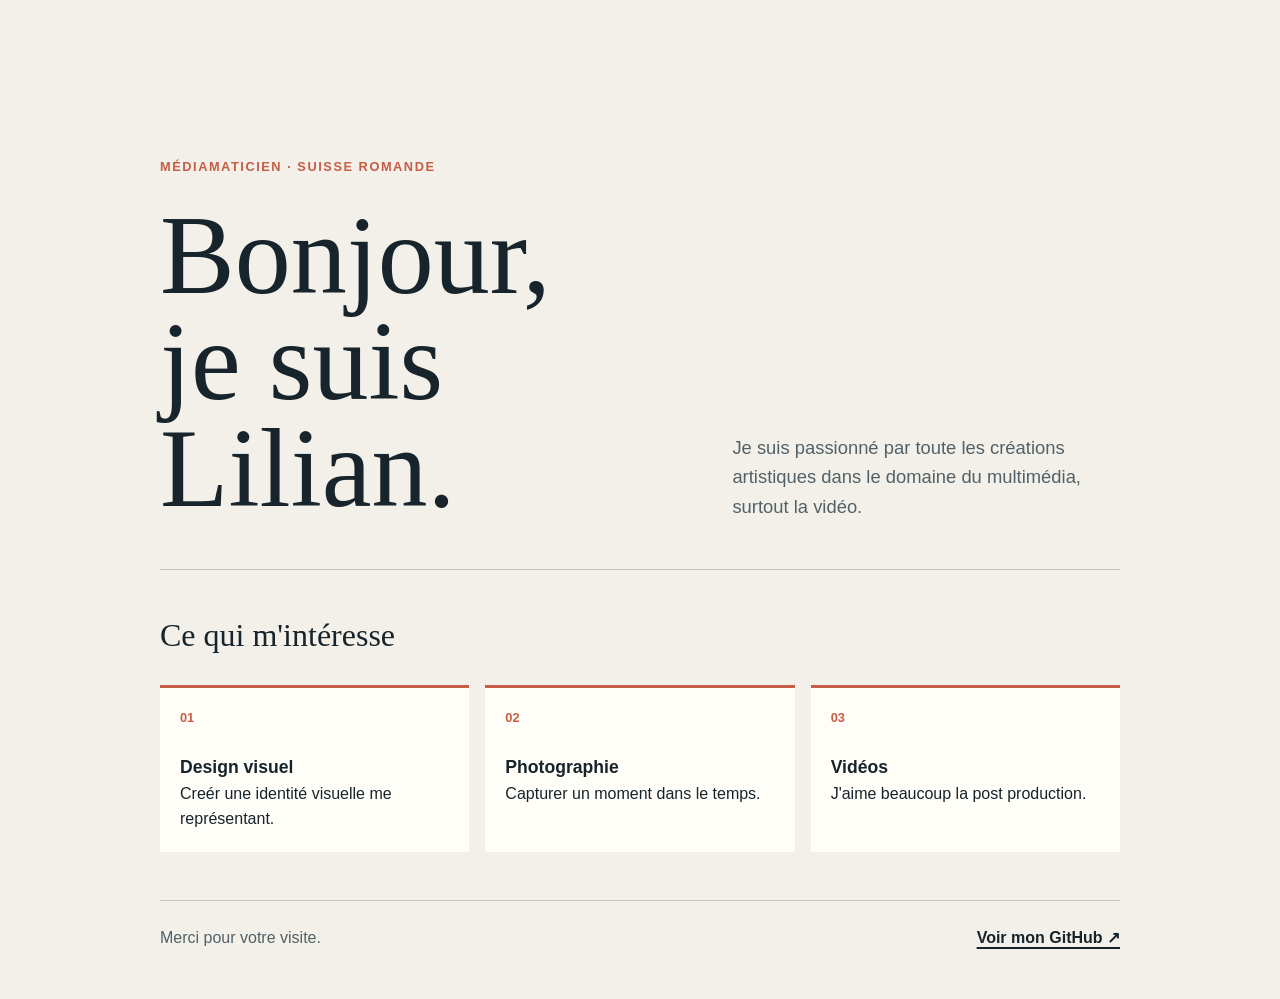
<file: index.html>
<!DOCTYPE html>
<html lang="fr">
<head>
	<meta charset="UTF-8">
	<meta name="viewport" content="width=device-width, initial-scale=1.0">
	<title>Lilian | Médiamaticien</title>
	<style>
		:root {
			--fond: #f3f0e9;
			--texte: #17242b;
			--secondaire: #526168;
			--accent: #c65d45;
			--blanc: #fffdf8;
		}

		* {
			box-sizing: border-box;
		}

		body {
			margin: 0;
			background: var(--fond);
			color: var(--texte);
			font-family: Arial, sans-serif;
			line-height: 1.6;
		}

		main {
			width: min(100% - 2rem, 960px);
			margin: 0 auto;
			padding: 3rem 0;
		}

		.intro {
			display: grid;
			grid-template-columns: 1.15fr 0.85fr;
			gap: 3rem;
			align-items: end;
			min-height: 58vh;
			padding-bottom: 3rem;
			border-bottom: 1px solid #c9c4ba;
		}

		.etiquette {
			margin: 0 0 1.5rem;
			color: var(--accent);
			font-size: 0.8rem;
			font-weight: bold;
			letter-spacing: 0.12em;
			text-transform: uppercase;
		}

		h1,
		h2 {
			font-family: Georgia, serif;
			font-weight: normal;
		}
        /* cela modifie tout les h1 et h2 de la page */

		h1 {
			max-width: 600px;
			margin: 0;
			font-size: clamp(3.5rem, 11vw, 7rem);
			line-height: 0.95;
		}

		.presentation {
			margin: 0;
			color: var(--secondaire);
			font-size: 1.15rem;
		}

		.presentation strong {
			color: var(--texte);
		}

		.competences {
			padding-top: 2.5rem;
		}

		h2 {
			margin: 0 0 1.5rem;
			font-size: 2rem;
		}

		.liste-competences {
			display: grid;
			grid-template-columns: repeat(3, 1fr);
			gap: 1rem;
			margin: 0;
			padding: 0;
			list-style: none;
		}

		.liste-competences li {
			min-height: 150px;
			padding: 1.25rem;
			background: var(--blanc);
			border-top: 3px solid var(--accent);
		}

		.numero {
			display: block;
			margin-bottom: 1.5rem;
			color: var(--accent);
			font-size: 0.8rem;
			font-weight: bold;
		}

		.liste-competences strong {
			font-size: 1.1rem;
		}

		footer {
			display: flex;
			justify-content: space-between;
			gap: 1rem;
			align-items: center;
			margin-top: 3rem;
			padding-top: 1.5rem;
			border-top: 1px solid #c9c4ba;
			color: var(--secondaire);
		}

		footer p {
			margin: 0;
		}

		a {
			color: var(--texte);
			font-weight: bold;
			text-decoration-thickness: 2px;
			text-underline-offset: 0.25rem;
		}

		a:hover,
		a:focus {
			color: var(--accent);
		}

		@media (max-width: 650px) {
			main {
				padding: 2rem 0;
			}

			.intro {
				display: block;
				min-height: auto;
				padding-bottom: 2.5rem;
			}

			.presentation {
				margin-top: 2rem;
			}

			.liste-competences {
				grid-template-columns: 1fr;
			}

			.liste-competences li {
				min-height: auto;
			}

			footer {
				display: block;
			}

			footer p + p {
				margin-top: 1rem;
			}
		}
	</style>
</head>
<body>
	<main>
		<section class="intro" aria-labelledby="titre-principal">
			<div>
				<p class="etiquette">Médiamaticien · Suisse romande</p>
				<h1 id="titre-principal">Bonjour,<br>je suis Lilian.</h1>
                <!--Titre de ma page-->
			</div>
			<p class="presentation">Je suis passionné par toute les créations artistiques dans le domaine du multimédia, surtout la vidéo.</p>
		</section>

		<section class="competences" aria-labelledby="titre-competences">
			<h2 id="titre-competences">Ce qui m'intéresse</h2>
			<ul class="liste-competences">
				<li><span class="numero">01</span><strong>Design visuel</strong><br>Creér une identité visuelle me représentant.</li>
				<li><span class="numero">02</span><strong>Photographie</strong><br>Capturer un moment dans le temps.</li>
				<li><span class="numero">03</span><strong>Vidéos</strong><br>J'aime beaucoup la post production.</li>
			</ul>
		</section>

		<footer>
			<p>Merci pour votre visite.</p>
			<p><a href="https://github.com/LilM291" target="_blank" rel="noopener noreferrer">Voir mon GitHub ↗</a></p>
		</footer>
	</main>
</body>
</html>
</file>
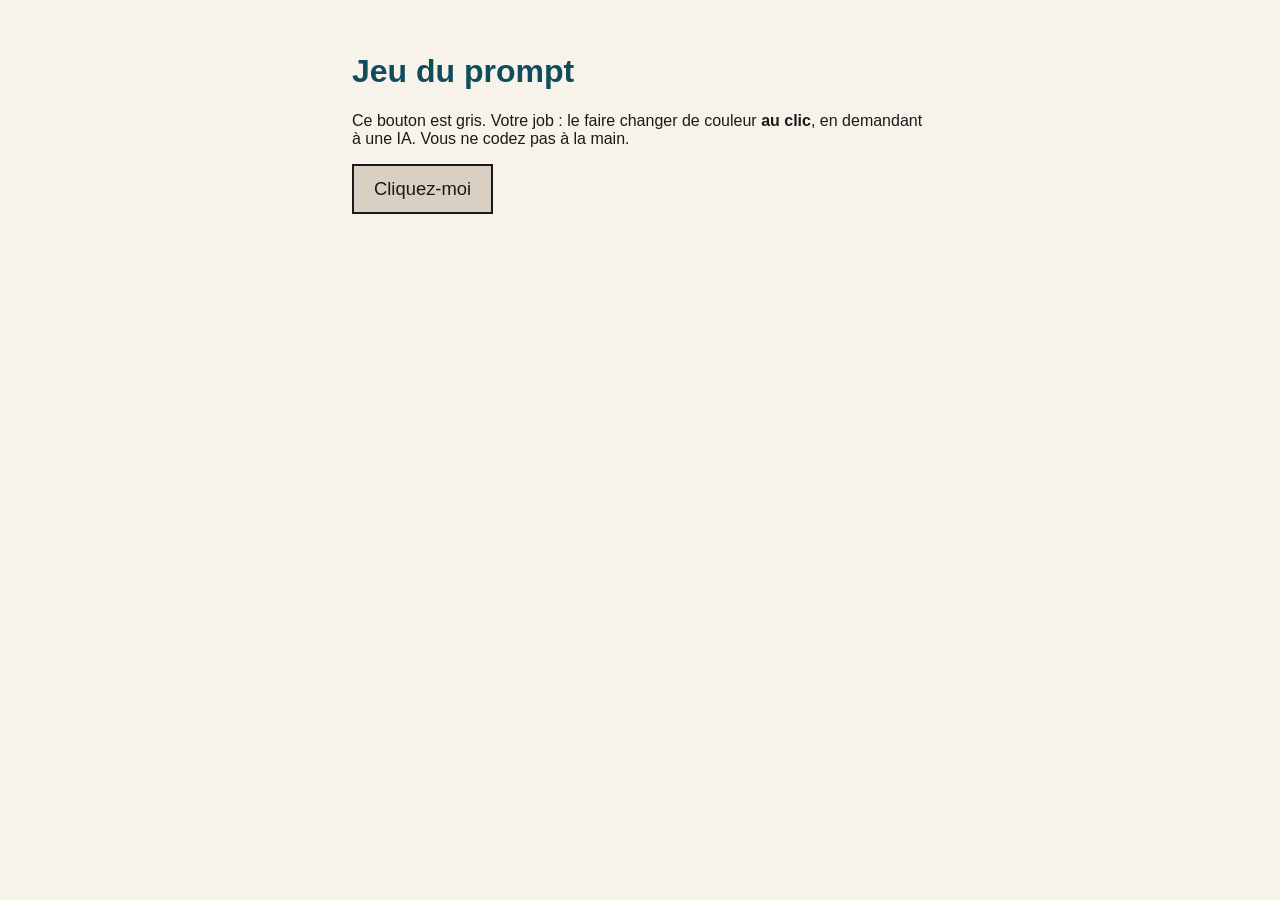
<file: e1-5/index.html>
<!DOCTYPE html>
<html lang="fr" xmlns:mso="urn:schemas-microsoft-com:office:office" xmlns:msdt="uuid:C2F41010-65B3-11d1-A29F-00AA00C14882">
<head>
  <meta charset="utf-8">
  <meta name="viewport" content="width=device-width, initial-scale=1">
  <title>Jeu du prompt — e1-5</title>
  <style>
    /* Mise en page simple : on n’y touche pas pendant l’exercice. */
    body {
      margin: 0;
      font-family: Arial, Helvetica, sans-serif;
      background: #f7f3eb;
      color: #1a1a1a;
      padding: 2rem 1.25rem;
    }
    main { max-width: 36rem; margin: 0 auto; }
    h1 { color: #0f4c5c; }

    /* Le bouton à transformer. Son id est "magic" : citez-le dans le prompt. */
    #magic {
      font-size: 1.15rem;
      padding: 0.75rem 1.25rem;
      border: 2px solid #1a1a1a;
      background: #d9d0c3;
      color: #1a1a1a;
      cursor: pointer;
    }
  </style>

<!--[if gte mso 9]><xml>
<mso:CustomDocumentProperties>
<mso:xd_Signature msdt:dt="string"></mso:xd_Signature>
<mso:display_urn_x003a_schemas-microsoft-com_x003a_office_x003a_office_x0023_Editor msdt:dt="string">Marc D�nervaud</mso:display_urn_x003a_schemas-microsoft-com_x003a_office_x003a_office_x0023_Editor>
<mso:Order msdt:dt="string">10534700.0000000</mso:Order>
<mso:display_urn_x003a_schemas-microsoft-com_x003a_office_x003a_office_x0023_Author msdt:dt="string">Marc D�nervaud</mso:display_urn_x003a_schemas-microsoft-com_x003a_office_x003a_office_x0023_Author>
<mso:xd_ProgID msdt:dt="string"></mso:xd_ProgID>
<mso:_ExtendedDescription msdt:dt="string"></mso:_ExtendedDescription>
<mso:ComplianceAssetId msdt:dt="string"></mso:ComplianceAssetId>
<mso:TemplateUrl msdt:dt="string"></mso:TemplateUrl>
<mso:ContentTypeId msdt:dt="string">0x010100B084A62CD3C5F842BB23EB74256B6499</mso:ContentTypeId>
<mso:TriggerFlowInfo msdt:dt="string"></mso:TriggerFlowInfo>
<mso:_SourceUrl msdt:dt="string"></mso:_SourceUrl>
<mso:_SharedFileIndex msdt:dt="string"></mso:_SharedFileIndex>
</mso:CustomDocumentProperties>
</xml><![endif]-->
</head>
<body>
  <main>
    <h1>Jeu du prompt</h1>
    <p>Ce bouton est gris. Votre job : le faire changer de couleur <strong>au clic</strong>, en demandant à une IA. Vous ne codez pas à la main.</p>
    <button type="button" id="magic">Cliquez-moi</button>
  </main>
  <script>
    document.getElementById("magic").addEventListener("click", function () {
      this.style.backgroundColor = "#e36414";
      this.style.color = "white";
    });
  </script>
</body>
</html>
</file>
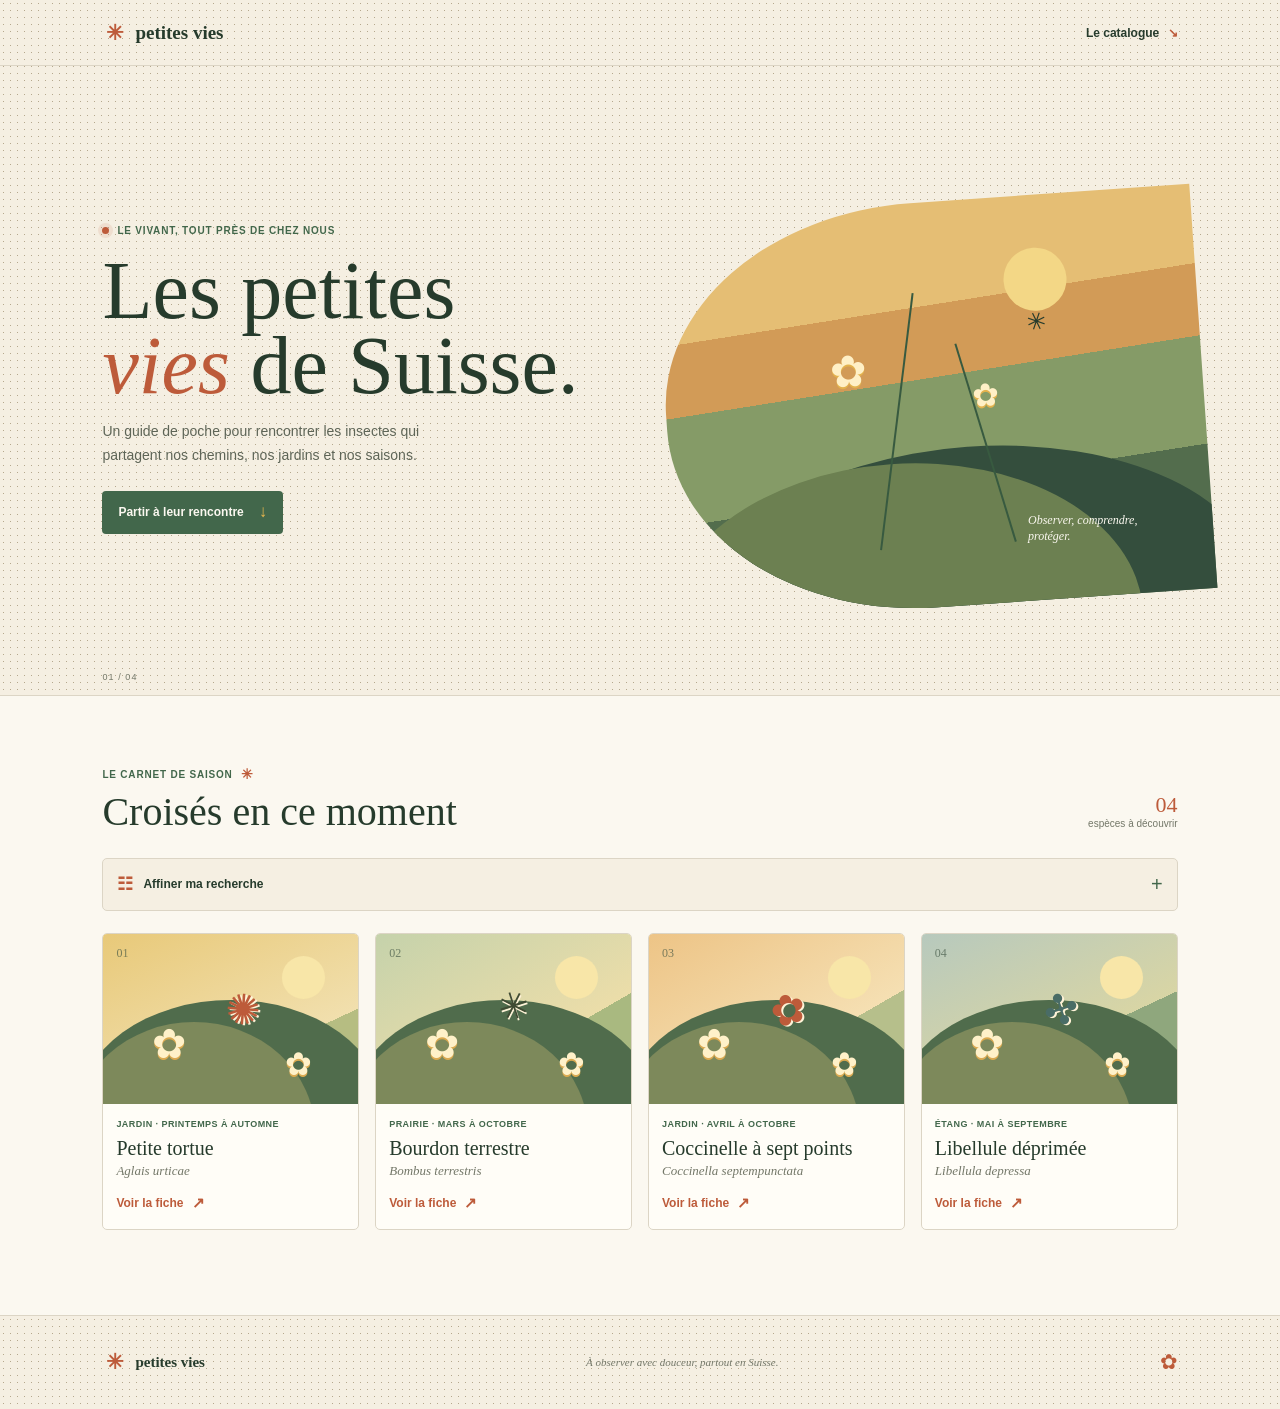
<file: application/Design/accueil.html>
<!doctype html>
<html lang="fr">
<head>
	<meta charset="utf-8">
	<meta name="viewport" content="width=device-width, initial-scale=1">
	<meta name="theme-color" content="#f5efe2">
	<title>Petites vies — Insectes de Suisse</title>
	<link rel="stylesheet" href="css/smth.css">
</head>
<body>
	<header class="site-header">
		<a class="wordmark" href="accueil.html" aria-label="Petites vies, accueil">
			<span class="wordmark-mark" aria-hidden="true">✳</span>
			<span>petites vies</span>
		</a>
		<a class="about-link" href="#catalogue">Le catalogue <span aria-hidden="true">↘</span></a>
	</header>

	<main>
		<section class="intro" aria-labelledby="page-title">
			<div class="intro-copy">
				<p class="eyebrow"><span class="eyebrow-dot"></span> Le vivant, tout près de chez nous</p>
				<h1 id="page-title">Les petites<br><em>vies</em> de Suisse.</h1>
				<p class="intro-text">Un guide de poche pour rencontrer les insectes qui partagent nos chemins, nos jardins et nos saisons.</p>
				<a class="scroll-link" href="#catalogue">Partir à leur rencontre <span aria-hidden="true">↓</span></a>
			</div>
			<div class="intro-still-life" role="img" aria-label="Illustration décorative d'une prairie ensoleillée">
				<span class="sun"></span>
				<span class="stem stem-one"></span>
				<span class="stem stem-two"></span>
				<span class="petal petal-one">✿</span>
				<span class="petal petal-two">✿</span>
				<span class="bee" aria-hidden="true">✳</span>
				<span class="still-life-caption">Observer, comprendre,<br>protéger.</span>
			</div>
			<span class="intro-index" aria-hidden="true">01 / 04</span>
		</section>

		<section class="catalogue" id="catalogue" aria-labelledby="catalogue-title">
			<div class="section-heading">
				<div>
					<p class="eyebrow">Le carnet de saison <span class="season-mark">✳</span></p>
					<h2 id="catalogue-title">Croisés en ce moment</h2>
				</div>
				<p class="result-count"><strong>04</strong> espèces à découvrir</p>
			</div>

			<details class="filter">
				<summary><span class="filter-icon" aria-hidden="true">☷</span> Affiner ma recherche <span class="filter-plus" aria-hidden="true">+</span></summary>
				<form class="filter-options" action="#catalogue">
					<label>Où les trouver
						<select name="region">
							<option>Toute la Suisse</option>
							<option>Jardin et prairie</option>
							<option>Forêt et lisière</option>
							<option>Montagne</option>
						</select>
					</label>
					<label>Quand les observer
						<select name="season">
							<option>Toute l’année</option>
							<option>Printemps</option>
							<option>Été</option>
							<option>Automne</option>
						</select>
					</label>
					<label>Cycle de vie
						<select name="cycle">
							<option>Tous les cycles</option>
							<option>Métamorphose complète</option>
							<option>Métamorphose incomplète</option>
						</select>
					</label>
					<button class="apply-filter" type="submit">Voir les espèces <span aria-hidden="true">→</span></button>
				</form>
			</details>

			<div class="species-grid">
				<article class="species-card card-butterfly">
					<div class="species-art art-butterfly" role="img" aria-label="Papillon aux ailes orange dans une prairie">
						<span class="art-sun"></span><span class="art-flower flower-a">✿</span><span class="art-flower flower-b">✿</span><span class="art-insect">✺</span>
						<span class="art-number">01</span>
					</div>
					<div class="species-info">
						<p class="species-meta">Jardin · Printemps à automne</p>
						<h3>Petite tortue</h3>
						<p class="latin-name">Aglais urticae</p>
						<a class="more-link" href="voirplus.html?espece=petite-tortue">Voir la fiche <span aria-hidden="true">↗</span></a>
					</div>
				</article>

				<article class="species-card card-bee">
					<div class="species-art art-bee" role="img" aria-label="Bourdon en vol près de fleurs">
						<span class="art-sun"></span><span class="art-flower flower-a">✿</span><span class="art-flower flower-b">✿</span><span class="art-insect">✳</span>
						<span class="art-number">02</span>
					</div>
					<div class="species-info">
						<p class="species-meta">Prairie · Mars à octobre</p>
						<h3>Bourdon terrestre</h3>
						<p class="latin-name">Bombus terrestris</p>
						<a class="more-link" href="voirplus.html?espece=bourdon-terrestre">Voir la fiche <span aria-hidden="true">↗</span></a>
					</div>
				</article>

				<article class="species-card card-ladybird">
					<div class="species-art art-ladybird" role="img" aria-label="Coccinelle posée sur une feuille">
						<span class="art-sun"></span><span class="art-flower flower-a">✿</span><span class="art-flower flower-b">✿</span><span class="art-insect">✿</span>
						<span class="art-number">03</span>
					</div>
					<div class="species-info">
						<p class="species-meta">Jardin · Avril à octobre</p>
						<h3>Coccinelle à sept points</h3>
						<p class="latin-name">Coccinella septempunctata</p>
						<a class="more-link" href="voirplus.html?espece=coccinelle-sept-points">Voir la fiche <span aria-hidden="true">↗</span></a>
					</div>
				</article>

				<article class="species-card card-dragonfly">
					<div class="species-art art-dragonfly" role="img" aria-label="Libellule près d'un point d'eau">
						<span class="art-sun"></span><span class="art-flower flower-a">✿</span><span class="art-flower flower-b">✿</span><span class="art-insect">✣</span>
						<span class="art-number">04</span>
					</div>
					<div class="species-info">
						<p class="species-meta">Étang · Mai à septembre</p>
						<h3>Libellule déprimée</h3>
						<p class="latin-name">Libellula depressa</p>
						<a class="more-link" href="voirplus.html?espece=libellule-deprimee">Voir la fiche <span aria-hidden="true">↗</span></a>
					</div>
				</article>
			</div>
		</section>
	</main>

	<footer class="site-footer">
		<a class="wordmark footer-wordmark" href="accueil.html"><span class="wordmark-mark" aria-hidden="true">✳</span><span>petites vies</span></a>
		<p>À observer avec douceur, partout en Suisse.</p>
		<span class="footer-flower" aria-hidden="true">✿</span>
	</footer>
</body>
</html>
</file>
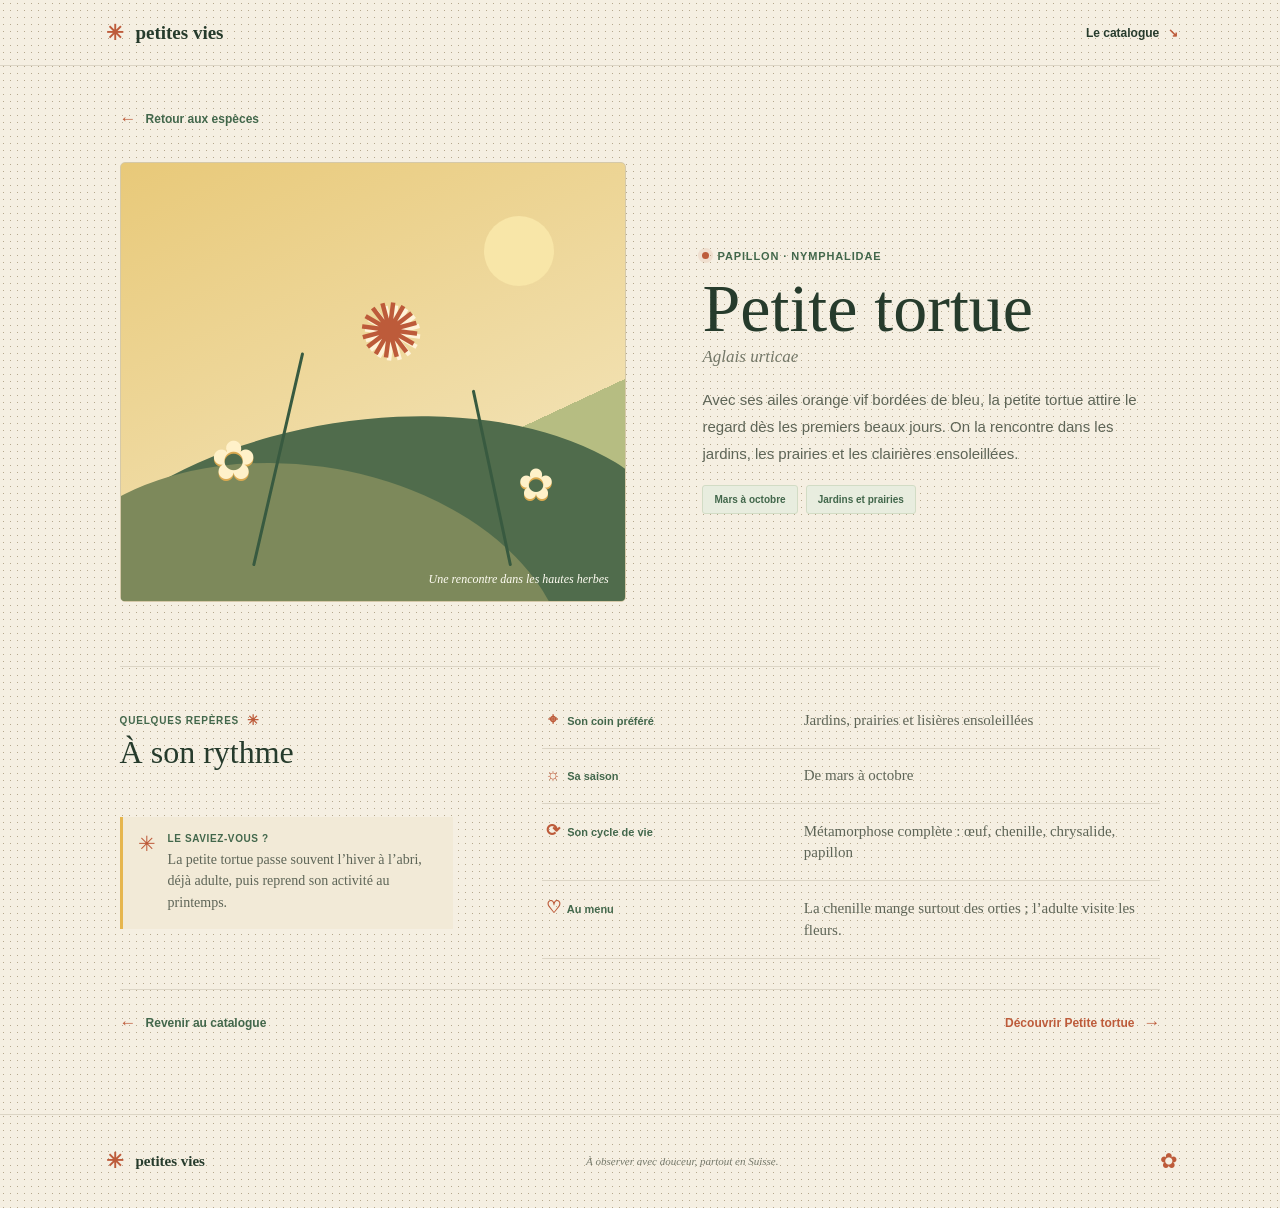
<file: application/Design/voirplus.html>
<!doctype html>
<html lang="fr">
<head>
	<meta charset="utf-8">
	<meta name="viewport" content="width=device-width, initial-scale=1">
	<meta name="theme-color" content="#f5efe2">
	<meta name="description" content="Découvrez les habitudes et le cycle de vie des insectes de Suisse.">
	<title>Petite tortue — Petites vies</title>
	<link rel="stylesheet" href="css/smth.css">
	<link rel="stylesheet" href="css/smth2.css">
</head>
<body>
	<header class="site-header">
		<a class="wordmark" href="accueil.html" aria-label="Petites vies, accueil">
			<span class="wordmark-mark" aria-hidden="true">✳</span>
			<span>petites vies</span>
		</a>
		<a class="about-link" href="accueil.html#catalogue">Le catalogue <span aria-hidden="true">↘</span></a>
	</header>

	<main class="detail-page">
		<a class="back-link" href="accueil.html#catalogue"><span aria-hidden="true">←</span> Retour aux espèces</a>

		<article class="detail-layout" aria-labelledby="species-name">
			<div class="detail-art art-butterfly" id="species-art" role="img" aria-label="Illustration de la petite tortue dans une prairie">
				<span class="detail-art-sun"></span>
				<span class="detail-art-hill hill-back"></span>
				<span class="detail-art-hill hill-front"></span>
				<span class="detail-stem stem-left"></span>
				<span class="detail-stem stem-right"></span>
				<span class="detail-flower flower-left">✿</span>
				<span class="detail-flower flower-right">✿</span>
				<span class="detail-bug" id="species-symbol" aria-hidden="true">✺</span>
				<span class="art-note" id="species-art-caption">Une rencontre dans les hautes herbes</span>
			</div>

			<div class="detail-copy">
				<p class="eyebrow"><span class="eyebrow-dot"></span><span id="species-category">Papillon · Nymphalidae</span></p>
				<h1 id="species-name">Petite tortue</h1>
				<p class="detail-latin" id="species-latin">Aglais urticae</p>
				<p class="detail-description" id="species-description">Avec ses ailes orange vif bordées de bleu, la petite tortue attire le regard dès les premiers beaux jours. On la rencontre dans les jardins, les prairies et les clairières ensoleillées.</p>
				<div class="detail-tags" aria-label="Informations rapides">
					<span id="species-season">Mars à octobre</span>
					<span id="species-habitat">Jardins et prairies</span>
				</div>
			</div>
		</article>

		<section class="field-notes" aria-labelledby="notes-title">
			<div class="notes-heading">
				<p class="eyebrow">Quelques repères <span class="season-mark">✳</span></p>
				<h2 id="notes-title">À son rythme</h2>
			</div>
			<dl class="facts-list">
				<div class="fact-row">
					<dt><span class="fact-symbol" aria-hidden="true">⌖</span> Son coin préféré</dt>
					<dd id="species-home">Jardins, prairies et lisières ensoleillées</dd>
				</div>
				<div class="fact-row">
					<dt><span class="fact-symbol" aria-hidden="true">☼</span> Sa saison</dt>
					<dd id="species-active">De mars à octobre</dd>
				</div>
				<div class="fact-row">
					<dt><span class="fact-symbol" aria-hidden="true">⟳</span> Son cycle de vie</dt>
					<dd id="species-cycle">Métamorphose complète : œuf, chenille, chrysalide, papillon</dd>
				</div>
				<div class="fact-row">
					<dt><span class="fact-symbol" aria-hidden="true">♡</span> Au menu</dt>
					<dd id="species-food">La chenille mange surtout des orties ; l’adulte visite les fleurs.</dd>
				</div>
			</dl>
			<aside class="field-note">
				<span class="note-star" aria-hidden="true">✳</span>
				<div><p class="note-label">Le saviez-vous ?</p><p id="species-fun-fact">La petite tortue passe souvent l’hiver à l’abri, déjà adulte, puis reprend son activité au printemps.</p></div>
			</aside>
		</section>

		<nav class="detail-navigation" aria-label="Navigation des espèces">
			<a class="back-link" href="accueil.html#catalogue"><span aria-hidden="true">←</span> Revenir au catalogue</a>
			<a class="next-link" id="next-species" href="voirplus.html?espece=bourdon-terrestre">Découvrir une autre espèce <span aria-hidden="true">→</span></a>
		</nav>
	</main>

	<footer class="site-footer">
		<a class="wordmark footer-wordmark" href="accueil.html"><span class="wordmark-mark" aria-hidden="true">✳</span><span>petites vies</span></a>
		<p>À observer avec douceur, partout en Suisse.</p>
		<span class="footer-flower" aria-hidden="true">✿</span>
	</footer>

	<script>
		const species = {
			"petite-tortue": {
				name: "Petite tortue", latin: "Aglais urticae", category: "Papillon · Nymphalidae", symbol: "✺", art: "art-butterfly",
				alt: "Illustration de la petite tortue dans une prairie", caption: "Une rencontre dans les hautes herbes",
				description: "Avec ses ailes orange vif bordées de bleu, la petite tortue attire le regard dès les premiers beaux jours. On la rencontre dans les jardins, les prairies et les clairières ensoleillées.",
				season: "Mars à octobre", habitat: "Jardins et prairies", home: "Jardins, prairies et lisières ensoleillées", active: "De mars à octobre",
				cycle: "Métamorphose complète : œuf, chenille, chrysalide, papillon", food: "La chenille mange surtout des orties ; l’adulte visite les fleurs.",
				fact: "La petite tortue passe souvent l’hiver à l’abri, déjà adulte, puis reprend son activité au printemps."
			},
			"bourdon-terrestre": {
				name: "Bourdon terrestre", latin: "Bombus terrestris", category: "Bourdon · Apidae", symbol: "✳", art: "art-bee",
				alt: "Illustration d'un bourdon terrestre parmi les fleurs", caption: "Le grand visiteur des fleurs",
				description: "Reconnaissable à son corps trapu et à ses bandes jaunes et noires, le bourdon terrestre butine du début du printemps jusqu’à l’automne. Il joue un rôle précieux dans la pollinisation des plantes sauvages et cultivées.",
				season: "Mars à octobre", habitat: "Prairies et jardins", home: "Prairies fleuries, jardins et talus", active: "De mars à octobre",
				cycle: "Métamorphose complète ; la reine fonde une colonie au printemps", food: "Le nectar lui fournit de l’énergie et le pollen nourrit les larves.",
				fact: "Le bourdon peut butiner par temps frais, quand beaucoup d’autres pollinisateurs restent à l’abri."
			},
			"coccinelle-sept-points": {
				name: "Coccinelle à sept points", latin: "Coccinella septempunctata", category: "Coccinelle · Coccinellidae", symbol: "✿", art: "art-ladybird",
				alt: "Illustration d'une coccinelle à sept points sur une feuille", caption: "Sept points, une alliée du jardin",
				description: "Cette coccinelle rouge porte trois points sur chaque aile et un point partagé au milieu. Très commune en Suisse, elle fréquente les jardins, les prairies et les lisières où elle trouve de quoi se nourrir.",
				season: "Avril à octobre", habitat: "Jardins et prairies", home: "Jardins, prairies et bords de chemins", active: "Du printemps à l’automne",
				cycle: "Métamorphose complète : œuf, larve, nymphe, adulte", food: "Adultes et larves mangent notamment des pucerons.",
				fact: "Ses larves ont une silhouette allongée et sombre, bien différente de la coccinelle adulte."
			},
			"libellule-deprimee": {
				name: "Libellule déprimée", latin: "Libellula depressa", category: "Libellule · Libellulidae", symbol: "✣", art: "art-dragonfly",
				alt: "Illustration d'une libellule près d'un étang", caption: "Une acrobate au bord de l'eau",
				description: "La libellule déprimée se reconnaît à son abdomen large et aplati. Elle aime les eaux peu profondes et ensoleillées, où elle chasse en vol et se pose souvent sur un perchoir bien dégagé.",
				season: "Mai à septembre", habitat: "Étangs et mares", home: "Mares, étangs et eaux calmes ensoleillées", active: "De mai à septembre",
				cycle: "Les jeunes vivent dans l’eau avant leur transformation en adulte ailé", food: "Elle capture de petits insectes en vol.",
				fact: "La larve de libellule peut passer une longue période sous l’eau avant de sortir et de prendre son envol."
			}
		};

		const selectedId = new URLSearchParams(window.location.search).get("espece");
		const selectedSpecies = species[selectedId] || species["petite-tortue"];
		const textFields = {
			"species-name": "name", "species-latin": "latin", "species-category": "category",
			"species-art-caption": "caption", "species-description": "description", "species-season": "season",
			"species-habitat": "habitat", "species-home": "home", "species-active": "active",
			"species-cycle": "cycle", "species-food": "food", "species-fun-fact": "fact"
		};

		for (const [elementId, field] of Object.entries(textFields)) {
			document.getElementById(elementId).textContent = selectedSpecies[field];
		}
		document.getElementById("species-art").classList.remove("art-butterfly", "art-bee", "art-ladybird", "art-dragonfly");
		document.getElementById("species-art").classList.add(selectedSpecies.art);
		document.getElementById("species-art").setAttribute("aria-label", selectedSpecies.alt);
		document.getElementById("species-symbol").textContent = selectedSpecies.symbol;
		document.title = `${selectedSpecies.name} — Petites vies`;

		const speciesIds = Object.keys(species);
		const nextId = speciesIds[(speciesIds.indexOf(selectedId) + 1 + speciesIds.length) % speciesIds.length];
		const nextSpecies = species[nextId];
		document.getElementById("next-species").href = `voirplus.html?espece=${nextId}`;
		document.getElementById("next-species").firstChild.textContent = `Découvrir ${nextSpecies.name} `;
	</script>
</body>
</html>
</file>
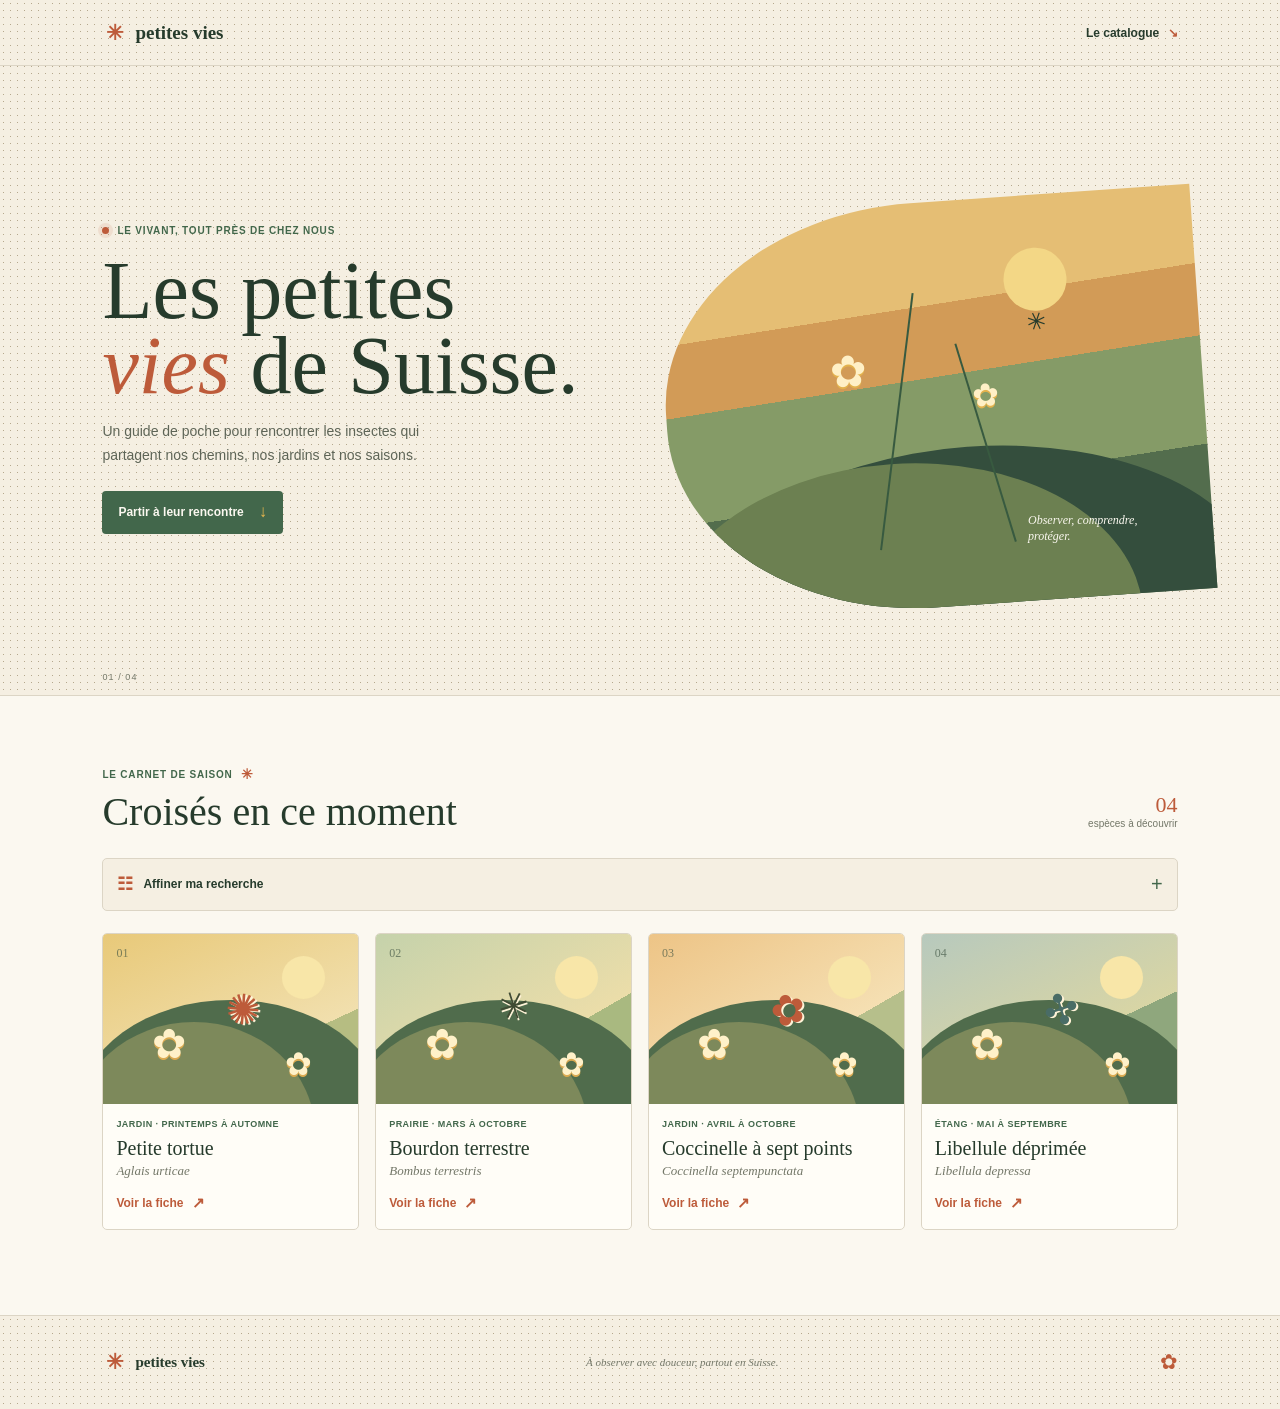
<file: application/Design/maquettes/accueil.html>
<!doctype html>
<html lang="fr">
<head>
	<meta charset="utf-8">
	<meta name="viewport" content="width=device-width, initial-scale=1">
	<meta name="theme-color" content="#f5efe2">
	<title>Petites vies — Insectes de Suisse</title>
	<link rel="stylesheet" href="css/chaleureux.css">
</head>
<body>
	<header class="site-header">
		<a class="wordmark" href="accueil.html" aria-label="Petites vies, accueil">
			<span class="wordmark-mark" aria-hidden="true">✳</span>
			<span>petites vies</span>
		</a>
		<a class="about-link" href="#catalogue">Le catalogue <span aria-hidden="true">↘</span></a>
	</header>

	<main>
		<section class="intro" aria-labelledby="page-title">
			<div class="intro-copy">
				<p class="eyebrow"><span class="eyebrow-dot"></span> Le vivant, tout près de chez nous</p>
				<h1 id="page-title">Les petites<br><em>vies</em> de Suisse.</h1>
				<p class="intro-text">Un guide de poche pour rencontrer les insectes qui partagent nos chemins, nos jardins et nos saisons.</p>
				<a class="scroll-link" href="#catalogue">Partir à leur rencontre <span aria-hidden="true">↓</span></a>
			</div>
			<div class="intro-still-life" role="img" aria-label="Illustration décorative d'une prairie ensoleillée">
				<span class="sun"></span>
				<span class="stem stem-one"></span>
				<span class="stem stem-two"></span>
				<span class="petal petal-one">✿</span>
				<span class="petal petal-two">✿</span>
				<span class="bee" aria-hidden="true">✳</span>
				<span class="still-life-caption">Observer, comprendre,<br>protéger.</span>
			</div>
			<span class="intro-index" aria-hidden="true">01 / 04</span>
		</section>

		<section class="catalogue" id="catalogue" aria-labelledby="catalogue-title">
			<div class="section-heading">
				<div>
					<p class="eyebrow">Le carnet de saison <span class="season-mark">✳</span></p>
					<h2 id="catalogue-title">Croisés en ce moment</h2>
				</div>
				<p class="result-count"><strong>04</strong> espèces à découvrir</p>
			</div>

			<details class="filter">
				<summary><span class="filter-icon" aria-hidden="true">☷</span> Affiner ma recherche <span class="filter-plus" aria-hidden="true">+</span></summary>
				<form class="filter-options" action="#catalogue">
					<label>Où les trouver
						<select name="region">
							<option>Toute la Suisse</option>
							<option>Jardin et prairie</option>
							<option>Forêt et lisière</option>
							<option>Montagne</option>
						</select>
					</label>
					<label>Quand les observer
						<select name="season">
							<option>Toute l’année</option>
							<option>Printemps</option>
							<option>Été</option>
							<option>Automne</option>
						</select>
					</label>
					<label>Cycle de vie
						<select name="cycle">
							<option>Tous les cycles</option>
							<option>Métamorphose complète</option>
							<option>Métamorphose incomplète</option>
						</select>
					</label>
					<button class="apply-filter" type="submit">Voir les espèces <span aria-hidden="true">→</span></button>
				</form>
			</details>

			<div class="species-grid">
				<article class="species-card card-butterfly">
					<div class="species-art art-butterfly" role="img" aria-label="Papillon aux ailes orange dans une prairie">
						<span class="art-sun"></span><span class="art-flower flower-a">✿</span><span class="art-flower flower-b">✿</span><span class="art-insect">✺</span>
						<span class="art-number">01</span>
					</div>
					<div class="species-info">
						<p class="species-meta">Jardin · Printemps à automne</p>
						<h3>Petite tortue</h3>
						<p class="latin-name">Aglais urticae</p>
						<a class="more-link" href="voirplus.html?espece=petite-tortue">Voir la fiche <span aria-hidden="true">↗</span></a>
					</div>
				</article>

				<article class="species-card card-bee">
					<div class="species-art art-bee" role="img" aria-label="Bourdon en vol près de fleurs">
						<span class="art-sun"></span><span class="art-flower flower-a">✿</span><span class="art-flower flower-b">✿</span><span class="art-insect">✳</span>
						<span class="art-number">02</span>
					</div>
					<div class="species-info">
						<p class="species-meta">Prairie · Mars à octobre</p>
						<h3>Bourdon terrestre</h3>
						<p class="latin-name">Bombus terrestris</p>
						<a class="more-link" href="voirplus.html?espece=bourdon-terrestre">Voir la fiche <span aria-hidden="true">↗</span></a>
					</div>
				</article>

				<article class="species-card card-ladybird">
					<div class="species-art art-ladybird" role="img" aria-label="Coccinelle posée sur une feuille">
						<span class="art-sun"></span><span class="art-flower flower-a">✿</span><span class="art-flower flower-b">✿</span><span class="art-insect">✿</span>
						<span class="art-number">03</span>
					</div>
					<div class="species-info">
						<p class="species-meta">Jardin · Avril à octobre</p>
						<h3>Coccinelle à sept points</h3>
						<p class="latin-name">Coccinella septempunctata</p>
						<a class="more-link" href="voirplus.html?espece=coccinelle-sept-points">Voir la fiche <span aria-hidden="true">↗</span></a>
					</div>
				</article>

				<article class="species-card card-dragonfly">
					<div class="species-art art-dragonfly" role="img" aria-label="Libellule près d'un point d'eau">
						<span class="art-sun"></span><span class="art-flower flower-a">✿</span><span class="art-flower flower-b">✿</span><span class="art-insect">✣</span>
						<span class="art-number">04</span>
					</div>
					<div class="species-info">
						<p class="species-meta">Étang · Mai à septembre</p>
						<h3>Libellule déprimée</h3>
						<p class="latin-name">Libellula depressa</p>
						<a class="more-link" href="voirplus.html?espece=libellule-deprimee">Voir la fiche <span aria-hidden="true">↗</span></a>
					</div>
				</article>
			</div>
		</section>
	</main>

	<footer class="site-footer">
		<a class="wordmark footer-wordmark" href="accueil.html"><span class="wordmark-mark" aria-hidden="true">✳</span><span>petites vies</span></a>
		<p>À observer avec douceur, partout en Suisse.</p>
		<span class="footer-flower" aria-hidden="true">✿</span>
	</footer>
</body>
</html>
</file>
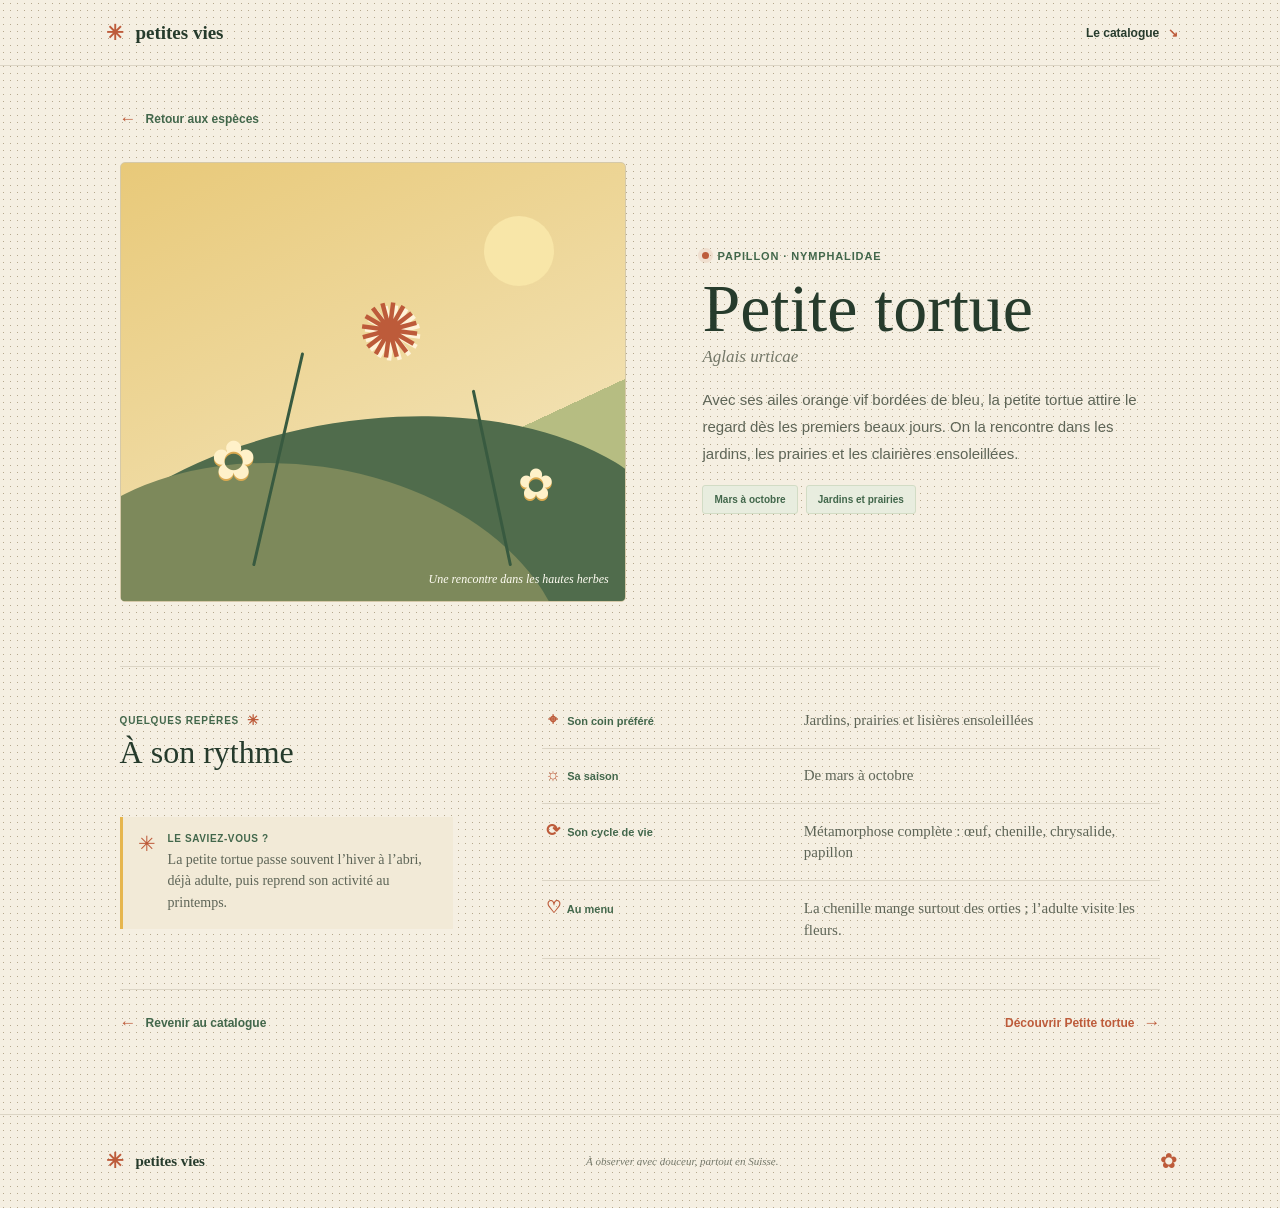
<file: application/Design/maquettes/voirplus.html>
<!doctype html>
<html lang="fr">
<head>
	<meta charset="utf-8">
	<meta name="viewport" content="width=device-width, initial-scale=1">
	<meta name="theme-color" content="#f5efe2">
	<meta name="description" content="Découvrez les habitudes et le cycle de vie des insectes de Suisse.">
	<title>Petite tortue — Petites vies</title>
	<link rel="stylesheet" href="css/chaleureux.css">
</head>
<body>
	<header class="site-header">
		<a class="wordmark" href="accueil.html" aria-label="Petites vies, accueil">
			<span class="wordmark-mark" aria-hidden="true">✳</span>
			<span>petites vies</span>
		</a>
		<a class="about-link" href="accueil.html#catalogue">Le catalogue <span aria-hidden="true">↘</span></a>
	</header>

	<main class="detail-page">
		<a class="back-link" href="accueil.html#catalogue"><span aria-hidden="true">←</span> Retour aux espèces</a>

		<article class="detail-layout" aria-labelledby="species-name">
			<div class="detail-art art-butterfly" id="species-art" role="img" aria-label="Illustration de la petite tortue dans une prairie">
				<span class="detail-art-sun"></span>
				<span class="detail-art-hill hill-back"></span>
				<span class="detail-art-hill hill-front"></span>
				<span class="detail-stem stem-left"></span>
				<span class="detail-stem stem-right"></span>
				<span class="detail-flower flower-left">✿</span>
				<span class="detail-flower flower-right">✿</span>
				<span class="detail-bug" id="species-symbol" aria-hidden="true">✺</span>
				<span class="art-note" id="species-art-caption">Une rencontre dans les hautes herbes</span>
			</div>

			<div class="detail-copy">
				<p class="eyebrow"><span class="eyebrow-dot"></span><span id="species-category">Papillon · Nymphalidae</span></p>
				<h1 id="species-name">Petite tortue</h1>
				<p class="detail-latin" id="species-latin">Aglais urticae</p>
				<p class="detail-description" id="species-description">Avec ses ailes orange vif bordées de bleu, la petite tortue attire le regard dès les premiers beaux jours. On la rencontre dans les jardins, les prairies et les clairières ensoleillées.</p>
				<div class="detail-tags" aria-label="Informations rapides">
					<span id="species-season">Mars à octobre</span>
					<span id="species-habitat">Jardins et prairies</span>
				</div>
			</div>
		</article>

		<section class="field-notes" aria-labelledby="notes-title">
			<div class="notes-heading">
				<p class="eyebrow">Quelques repères <span class="season-mark">✳</span></p>
				<h2 id="notes-title">À son rythme</h2>
			</div>
			<dl class="facts-list">
				<div class="fact-row">
					<dt><span class="fact-symbol" aria-hidden="true">⌖</span> Son coin préféré</dt>
					<dd id="species-home">Jardins, prairies et lisières ensoleillées</dd>
				</div>
				<div class="fact-row">
					<dt><span class="fact-symbol" aria-hidden="true">☼</span> Sa saison</dt>
					<dd id="species-active">De mars à octobre</dd>
				</div>
				<div class="fact-row">
					<dt><span class="fact-symbol" aria-hidden="true">⟳</span> Son cycle de vie</dt>
					<dd id="species-cycle">Métamorphose complète : œuf, chenille, chrysalide, papillon</dd>
				</div>
				<div class="fact-row">
					<dt><span class="fact-symbol" aria-hidden="true">♡</span> Au menu</dt>
					<dd id="species-food">La chenille mange surtout des orties ; l’adulte visite les fleurs.</dd>
				</div>
			</dl>
			<aside class="field-note">
				<span class="note-star" aria-hidden="true">✳</span>
				<div><p class="note-label">Le saviez-vous ?</p><p id="species-fun-fact">La petite tortue passe souvent l’hiver à l’abri, déjà adulte, puis reprend son activité au printemps.</p></div>
			</aside>
		</section>

		<nav class="detail-navigation" aria-label="Navigation des espèces">
			<a class="back-link" href="accueil.html#catalogue"><span aria-hidden="true">←</span> Revenir au catalogue</a>
			<a class="next-link" id="next-species" href="voirplus.html?espece=bourdon-terrestre">Découvrir une autre espèce <span aria-hidden="true">→</span></a>
		</nav>
	</main>

	<footer class="site-footer">
		<a class="wordmark footer-wordmark" href="accueil.html"><span class="wordmark-mark" aria-hidden="true">✳</span><span>petites vies</span></a>
		<p>À observer avec douceur, partout en Suisse.</p>
		<span class="footer-flower" aria-hidden="true">✿</span>
	</footer>

	<script>
		const species = {
			"petite-tortue": {
				name: "Petite tortue", latin: "Aglais urticae", category: "Papillon · Nymphalidae", symbol: "✺", art: "art-butterfly",
				alt: "Illustration de la petite tortue dans une prairie", caption: "Une rencontre dans les hautes herbes",
				description: "Avec ses ailes orange vif bordées de bleu, la petite tortue attire le regard dès les premiers beaux jours. On la rencontre dans les jardins, les prairies et les clairières ensoleillées.",
				season: "Mars à octobre", habitat: "Jardins et prairies", home: "Jardins, prairies et lisières ensoleillées", active: "De mars à octobre",
				cycle: "Métamorphose complète : œuf, chenille, chrysalide, papillon", food: "La chenille mange surtout des orties ; l’adulte visite les fleurs.",
				fact: "La petite tortue passe souvent l’hiver à l’abri, déjà adulte, puis reprend son activité au printemps."
			},
			"bourdon-terrestre": {
				name: "Bourdon terrestre", latin: "Bombus terrestris", category: "Bourdon · Apidae", symbol: "✳", art: "art-bee",
				alt: "Illustration d'un bourdon terrestre parmi les fleurs", caption: "Le grand visiteur des fleurs",
				description: "Reconnaissable à son corps trapu et à ses bandes jaunes et noires, le bourdon terrestre butine du début du printemps jusqu’à l’automne. Il joue un rôle précieux dans la pollinisation des plantes sauvages et cultivées.",
				season: "Mars à octobre", habitat: "Prairies et jardins", home: "Prairies fleuries, jardins et talus", active: "De mars à octobre",
				cycle: "Métamorphose complète ; la reine fonde une colonie au printemps", food: "Le nectar lui fournit de l’énergie et le pollen nourrit les larves.",
				fact: "Le bourdon peut butiner par temps frais, quand beaucoup d’autres pollinisateurs restent à l’abri."
			},
			"coccinelle-sept-points": {
				name: "Coccinelle à sept points", latin: "Coccinella septempunctata", category: "Coccinelle · Coccinellidae", symbol: "✿", art: "art-ladybird",
				alt: "Illustration d'une coccinelle à sept points sur une feuille", caption: "Sept points, une alliée du jardin",
				description: "Cette coccinelle rouge porte trois points sur chaque aile et un point partagé au milieu. Très commune en Suisse, elle fréquente les jardins, les prairies et les lisières où elle trouve de quoi se nourrir.",
				season: "Avril à octobre", habitat: "Jardins et prairies", home: "Jardins, prairies et bords de chemins", active: "Du printemps à l’automne",
				cycle: "Métamorphose complète : œuf, larve, nymphe, adulte", food: "Adultes et larves mangent notamment des pucerons.",
				fact: "Ses larves ont une silhouette allongée et sombre, bien différente de la coccinelle adulte."
			},
			"libellule-deprimee": {
				name: "Libellule déprimée", latin: "Libellula depressa", category: "Libellule · Libellulidae", symbol: "✣", art: "art-dragonfly",
				alt: "Illustration d'une libellule près d'un étang", caption: "Une acrobate au bord de l'eau",
				description: "La libellule déprimée se reconnaît à son abdomen large et aplati. Elle aime les eaux peu profondes et ensoleillées, où elle chasse en vol et se pose souvent sur un perchoir bien dégagé.",
				season: "Mai à septembre", habitat: "Étangs et mares", home: "Mares, étangs et eaux calmes ensoleillées", active: "De mai à septembre",
				cycle: "Les jeunes vivent dans l’eau avant leur transformation en adulte ailé", food: "Elle capture de petits insectes en vol.",
				fact: "La larve de libellule peut passer une longue période sous l’eau avant de sortir et de prendre son envol."
			}
		};

		const selectedId = new URLSearchParams(window.location.search).get("espece");
		const selectedSpecies = species[selectedId] || species["petite-tortue"];
		const textFields = {
			"species-name": "name", "species-latin": "latin", "species-category": "category",
			"species-art-caption": "caption", "species-description": "description", "species-season": "season",
			"species-habitat": "habitat", "species-home": "home", "species-active": "active",
			"species-cycle": "cycle", "species-food": "food", "species-fun-fact": "fact"
		};

		for (const [elementId, field] of Object.entries(textFields)) {
			document.getElementById(elementId).textContent = selectedSpecies[field];
		}
		document.getElementById("species-art").classList.remove("art-butterfly", "art-bee", "art-ladybird", "art-dragonfly");
		document.getElementById("species-art").classList.add(selectedSpecies.art);
		document.getElementById("species-art").setAttribute("aria-label", selectedSpecies.alt);
		document.getElementById("species-symbol").textContent = selectedSpecies.symbol;
		document.title = `${selectedSpecies.name} — Petites vies`;

		const speciesIds = Object.keys(species);
		const nextId = speciesIds[(speciesIds.indexOf(selectedId) + 1 + speciesIds.length) % speciesIds.length];
		const nextSpecies = species[nextId];
		document.getElementById("next-species").href = `voirplus.html?espece=${nextId}`;
		document.getElementById("next-species").firstChild.textContent = `Découvrir ${nextSpecies.name} `;
	</script>
</body>
</html>
</file>
<file: application/Design/css/smth.css>
:root {
	color-scheme: light;
	--paper: #f5efe2;
	--paper-light: #fbf8f0;
	--ink: #263b2c;
	--muted: #737768;
	--leaf: #42674b;
	--leaf-light: #dce5cf;
	--tomato: #bd5b3a;
	--honey: #e6b64e;
	--line: #dcd5c5;
	--serif: Georgia, "Times New Roman", serif;
	--sans: "Trebuchet MS", "Segoe UI", sans-serif;
}

* {
	box-sizing: border-box;
}

html {
	scroll-behavior: smooth;
}

body {
	margin: 0;
	color: var(--ink);
	background-color: var(--paper);
	background-image: radial-gradient(#b5a88d 0.55px, transparent 0.55px);
	background-size: 7px 7px;
	font-family: var(--sans);
	-webkit-font-smoothing: antialiased;
}

a {
	color: inherit;
}

.site-header,
.site-footer {
	display: flex;
	align-items: center;
	justify-content: space-between;
	padding: 18px 22px;
}

.site-header {
	border-bottom: 1px solid var(--line);
}

.wordmark {
	display: inline-flex;
	align-items: center;
	gap: 8px;
	color: var(--ink);
	font-family: var(--serif);
	font-size: 19px;
	font-weight: 700;
	text-decoration: none;
}

.wordmark-mark {
	display: grid;
	width: 25px;
	aspect-ratio: 1;
	place-items: center;
	border-radius: 50%;
	color: var(--tomato);
	font-family: var(--sans);
	font-size: 21px;
}

.about-link,
.scroll-link,
.more-link {
	font-size: 12px;
	font-weight: 700;
	text-decoration: none;
}

.about-link span {
	margin-left: 5px;
	color: var(--tomato);
}

.intro {
	position: relative;
	display: grid;
	min-height: 670px;
	padding: 42px 22px 48px;
	align-items: center;
	overflow: hidden;
	border-bottom: 1px solid var(--line);
}

.intro-copy {
	position: relative;
	z-index: 1;
	max-width: 540px;
}

.eyebrow {
	display: flex;
	align-items: center;
	gap: 8px;
	margin: 0 0 18px;
	color: var(--leaf);
	font-size: 10px;
	font-weight: 800;
	letter-spacing: 0.08em;
	text-transform: uppercase;
}

.eyebrow-dot {
	width: 7px;
	aspect-ratio: 1;
	border-radius: 50%;
	background: var(--tomato);
	box-shadow: 0 0 0 4px #bd5b3a1c;
}

h1,
h2,
h3,
p {
	margin-top: 0;
}

h1,
h2,
h3 {
	font-family: var(--serif);
	font-weight: 500;
}

h1 {
	margin-bottom: 17px;
	font-size: clamp(52px, 14vw, 74px);
	line-height: 0.91;
}

h1 em {
	color: var(--tomato);
	font-weight: 400;
}

.intro-text {
	max-width: 350px;
	margin-bottom: 23px;
	color: #5e6557;
	font-size: 14px;
	line-height: 1.7;
}

.scroll-link {
	display: inline-flex;
	min-height: 43px;
	align-items: center;
	gap: 15px;
	padding: 0 16px;
	border-radius: 4px;
	background: var(--leaf);
	color: var(--paper-light);
	transition: background 160ms ease, transform 160ms ease;
}

.scroll-link:hover {
	transform: translateY(-2px);
	background: var(--ink);
}

.scroll-link span {
	color: var(--honey);
	font-size: 17px;
}

.intro-still-life {
	position: absolute;
	right: -13%;
	bottom: 29px;
	width: 78%;
	height: 270px;
	overflow: hidden;
	border-radius: 48% 0 0 48%;
	background: linear-gradient(175deg, #e5be74 0 28%, #d29b57 28% 44%, #859b67 44% 68%, #536d4d 68%);
	transform: rotate(-4deg);
}

.intro-still-life::before,
.intro-still-life::after {
	position: absolute;
	content: "";
	border-radius: 50%;
}

.intro-still-life::before {
	right: -8%;
	bottom: -39%;
	width: 105%;
	height: 78%;
	background: #344e3d;
}

.intro-still-life::after {
	right: 14%;
	bottom: -44%;
	width: 90%;
	height: 80%;
	background: #6c8051;
}

.sun {
	position: absolute;
	top: 13%;
	right: 24%;
	width: 63px;
	aspect-ratio: 1;
	border-radius: 50%;
	background: #f3d786;
}

.stem {
	position: absolute;
	z-index: 2;
	bottom: 15%;
	width: 2px;
	height: 64%;
	background: #385a40;
	transform-origin: bottom;
}

.stem-one {
	left: 38%;
	transform: rotate(11deg);
}

.stem-two {
	left: 63%;
	height: 51%;
	transform: rotate(-13deg);
}

.petal {
	position: absolute;
	z-index: 3;
	color: #fff0c6;
	font-size: 44px;
	text-shadow: 0 2px 0 #e3b24d;
}

.petal-one {
	top: 34%;
	left: 31%;
}

.petal-two {
	top: 44%;
	left: 57%;
	font-size: 32px;
}

.bee {
	position: absolute;
	z-index: 4;
	top: 28%;
	left: 68%;
	color: var(--ink);
	font-size: 24px;
	transform: rotate(23deg);
}

.still-life-caption {
	position: absolute;
	z-index: 4;
	right: 14%;
	bottom: 13%;
	color: var(--paper-light);
	font-family: var(--serif);
	font-size: 12px;
	font-style: italic;
	line-height: 1.35;
	transform: rotate(4deg);
}

.intro-index {
	position: absolute;
	bottom: 13px;
	left: 22px;
	color: var(--muted);
	font-size: 9px;
	letter-spacing: 0.12em;
}

.catalogue {
	padding: 54px 22px 66px;
	background: var(--paper-light);
}

.section-heading {
	display: flex;
	align-items: flex-end;
	justify-content: space-between;
	gap: 12px;
	margin-bottom: 22px;
}

.section-heading .eyebrow {
	margin-bottom: 10px;
}

.season-mark {
	color: var(--tomato);
	font-size: 14px;
}

h2 {
	max-width: 320px;
	margin-bottom: 0;
	font-size: 34px;
	line-height: 1.02;
}

.result-count {
	flex: none;
	margin: 0 0 4px;
	color: var(--muted);
	font-size: 10px;
	text-align: right;
}

.result-count strong {
	display: block;
	color: var(--tomato);
	font-family: var(--serif);
	font-size: 22px;
	font-weight: 500;
}

.filter {
	margin-bottom: 22px;
	border: 1px solid var(--line);
	border-radius: 5px;
	background: #f5efe2;
}

.filter summary {
	display: flex;
	min-height: 51px;
	align-items: center;
	gap: 10px;
	padding: 0 14px;
	cursor: pointer;
	font-size: 12px;
	font-weight: 700;
	list-style: none;
}

.filter summary::-webkit-details-marker {
	display: none;
}

.filter-icon {
	color: var(--tomato);
	font-size: 18px;
}

.filter-plus {
	margin-left: auto;
	color: var(--leaf);
	font-size: 20px;
	font-weight: 400;
	transition: transform 150ms ease;
}

.filter[open] .filter-plus {
	transform: rotate(45deg);
}

.filter-options {
	display: grid;
	gap: 13px;
	padding: 2px 14px 15px;
}

.filter-options label {
	display: grid;
	gap: 6px;
	color: var(--muted);
	font-size: 10px;
	font-weight: 700;
}

.filter-options select {
	width: 100%;
	min-height: 40px;
	padding: 0 10px;
	border: 1px solid var(--line);
	border-radius: 3px;
	background: var(--paper-light);
	color: var(--ink);
	font: inherit;
}

.apply-filter {
	min-height: 42px;
	padding: 0 13px;
	border: 0;
	border-radius: 3px;
	background: var(--tomato);
	color: white;
	cursor: pointer;
	font-family: var(--sans);
	font-size: 12px;
	font-weight: 700;
}

.apply-filter span {
	margin-left: 7px;
}

.species-grid {
	display: grid;
	grid-template-columns: 1fr;
	gap: 15px;
}

.species-card {
	overflow: hidden;
	border: 1px solid var(--line);
	border-radius: 5px;
	background: #fffdf7;
	animation: arrive 500ms both;
}

.species-card:nth-child(2) {
	animation-delay: 80ms;
}

.species-card:nth-child(3) {
	animation-delay: 160ms;
}

.species-card:nth-child(4) {
	animation-delay: 240ms;
}

.species-art {
	position: relative;
	min-height: 190px;
	overflow: hidden;
}

.species-art::before,
.species-art::after {
	position: absolute;
	content: "";
	border-radius: 50%;
}

.species-art::before {
	right: -10%;
	bottom: -69%;
	width: 120%;
	height: 130%;
	background: #506c4c;
}

.species-art::after {
	right: 17%;
	bottom: -82%;
	width: 95%;
	height: 130%;
	background: #7d895b;
}

.art-butterfly {
	background: linear-gradient(155deg, #e8c979, #f1dfad 67%, #b6bd82 67%);
}

.art-bee {
	background: linear-gradient(150deg, #c5d2ab, #ebdda9 65%, #a9b980 65%);
}

.art-ladybird {
	background: linear-gradient(150deg, #edc486, #f5dfb2 64%, #b6bf8b 64%);
}

.art-dragonfly {
	background: linear-gradient(155deg, #b7c9bd, #d8d5a5 61%, #8fa77d 61%);
}

.art-sun {
	position: absolute;
	top: 13%;
	right: 13%;
	width: 43px;
	aspect-ratio: 1;
	border-radius: 50%;
	background: #f8e6a8;
}

.art-flower {
	position: absolute;
	z-index: 2;
	color: #fff1c9;
	font-size: 41px;
	text-shadow: 0 2px 0 #dbaa51;
}

.flower-a {
	bottom: 21%;
	left: 19%;
}

.flower-b {
	right: 18%;
	bottom: 12%;
	font-size: 32px;
}

.art-insect {
	position: absolute;
	z-index: 3;
	top: 30%;
	left: 48%;
	color: var(--tomato);
	font-size: 42px;
	text-shadow: 1px 2px 0 #fff3d8;
	transform: rotate(-18deg);
}

.art-bee .art-insect {
	color: #404b33;
	font-size: 37px;
}

.art-dragonfly .art-insect {
	color: #496c66;
}

.art-number {
	position: absolute;
	z-index: 4;
	top: 12px;
	left: 13px;
	color: #3c5140a6;
	font-family: var(--serif);
	font-size: 12px;
}

.species-info {
	padding: 15px 15px 17px;
}

.species-meta {
	margin-bottom: 8px;
	color: var(--leaf);
	font-size: 9px;
	font-weight: 700;
	letter-spacing: 0.05em;
	text-transform: uppercase;
}

h3 {
	margin-bottom: 4px;
	font-size: 22px;
	line-height: 1.1;
}

.latin-name {
	margin-bottom: 14px;
	color: var(--muted);
	font-family: var(--serif);
	font-size: 13px;
	font-style: italic;
}

.more-link {
	display: inline-flex;
	align-items: center;
	gap: 8px;
	color: var(--tomato);
}

.more-link span {
	font-size: 15px;
	transition: transform 150ms ease;
}

.more-link:hover span {
	transform: translate(2px, -2px);
}

.site-footer {
	min-height: 83px;
	gap: 12px;
	border-top: 1px solid var(--line);
}

.footer-wordmark {
	font-size: 15px;
}

.site-footer p {
	margin: 0;
	color: var(--muted);
	font-family: var(--serif);
	font-size: 11px;
	font-style: italic;
	text-align: right;
}

.footer-flower {
	display: none;
	color: var(--tomato);
	font-size: 21px;
}

:focus-visible {
	outline: 3px solid var(--honey);
	outline-offset: 3px;
}

@keyframes arrive {
	from {
		opacity: 0;
		transform: translateY(9px);
	}
	to {
		opacity: 1;
		transform: translateY(0);
	}
}

@media (min-width: 640px) {
	.site-header,
	.site-footer {
		padding-right: 5vw;
		padding-left: 5vw;
	}

	.intro {
		min-height: 590px;
		padding: 70px 8vw 72px;
	}

	.intro-still-life {
		right: -4%;
		bottom: 12%;
		width: 53%;
		height: 360px;
	}

	.intro-index {
		left: 8vw;
	}

	.catalogue {
		padding: 70px 8vw 85px;
	}

	.filter-options {
		grid-template-columns: repeat(2, 1fr);
	}

	.species-grid {
		grid-template-columns: repeat(2, minmax(0, 1fr));
		gap: 18px;
	}

	.site-footer {
		min-height: 94px;
	}
}

@media (min-width: 1000px) {
	.site-header {
		padding: 20px 8vw;
	}

	.intro {
		min-height: 630px;
		grid-template-columns: 1fr 1fr;
		padding-right: 8vw;
		padding-left: 8vw;
	}

	h1 {
		font-size: 82px;
	}

	.intro-still-life {
		right: 6%;
		bottom: 14%;
		width: 42%;
		height: 405px;
	}

	.intro-index {
		left: 8vw;
	}

	.catalogue {
		padding-right: 8vw;
		padding-left: 8vw;
	}

	.section-heading {
		margin-bottom: 25px;
	}

	h2 {
		max-width: none;
		font-size: 40px;
	}

	.filter-options {
		grid-template-columns: repeat(4, minmax(0, 1fr));
		align-items: end;
	}

	.species-grid {
		grid-template-columns: repeat(4, minmax(0, 1fr));
		gap: 16px;
	}

	.species-art {
		min-height: 170px;
	}

	.species-info {
		padding: 15px 13px 17px;
	}

	h3 {
		font-size: 20px;
	}

	.site-footer {
		padding-right: 8vw;
		padding-left: 8vw;
	}

	.footer-flower {
		display: block;
	}
}

@media (prefers-reduced-motion: reduce) {
	*,
	*::before,
	*::after {
		scroll-behavior: auto !important;
		animation-duration: 0.01ms !important;
		animation-iteration-count: 1 !important;
		transition-duration: 0.01ms !important;
	}
}
</file>
<file: application/Design/css/smth2.css>
.detail-page {
	max-width: 1220px;
	margin: 0 auto;
	padding: 27px 22px 54px;
}

.back-link,
.next-link {
	display: inline-flex;
	min-height: 38px;
	align-items: center;
	gap: 9px;
	color: var(--leaf);
	font-size: 12px;
	font-weight: 700;
	text-decoration: none;
}

.back-link span,
.next-link span {
	color: var(--tomato);
	font-size: 17px;
}

.back-link:hover,
.next-link:hover {
	color: var(--tomato);
}

.detail-layout {
	display: grid;
	gap: 28px;
	margin-top: 16px;
}

.detail-art {
	position: relative;
	min-height: 310px;
	overflow: hidden;
	border: 1px solid #d5c9a9;
	border-radius: 5px;
	background: linear-gradient(155deg, #e8c979, #f1dfad 67%, #b6bd82 67%);
}

.detail-art.art-bee {
	background: linear-gradient(150deg, #c5d2ab, #ebdda9 65%, #a9b980 65%);
}

.detail-art.art-ladybird {
	background: linear-gradient(150deg, #edc486, #f5dfb2 64%, #b6bf8b 64%);
}

.detail-art.art-dragonfly {
	background: linear-gradient(155deg, #b7c9bd, #d8d5a5 61%, #8fa77d 61%);
}

.detail-art-sun {
	position: absolute;
	top: 12%;
	right: 14%;
	width: 70px;
	aspect-ratio: 1;
	border-radius: 50%;
	background: #f8e6a8;
}

.detail-art-hill {
	position: absolute;
	right: -13%;
	bottom: -44%;
	width: 130%;
	height: 85%;
	border-radius: 50%;
}

.hill-back {
	background: #506c4c;
	transform: rotate(-9deg);
}

.hill-front {
	right: 11%;
	bottom: -54%;
	width: 108%;
	background: #7d895b;
	transform: rotate(8deg);
}

.detail-stem {
	position: absolute;
	z-index: 2;
	bottom: 8%;
	width: 3px;
	height: 50%;
	border-radius: 4px;
	background: #385a40;
	transform-origin: bottom;
}

.stem-left {
	left: 26%;
	transform: rotate(13deg);
}

.stem-right {
	left: 77%;
	height: 41%;
	transform: rotate(-12deg);
}

.detail-flower {
	position: absolute;
	z-index: 3;
	color: #fff1c9;
	font-size: 54px;
	text-shadow: 0 2px 0 #dbaa51;
}

.flower-left {
	bottom: 25%;
	left: 18%;
}

.flower-right {
	right: 14%;
	bottom: 21%;
	font-size: 43px;
}

.detail-bug {
	position: absolute;
	z-index: 4;
	top: 30%;
	left: 47%;
	color: var(--tomato);
	font-size: 76px;
	line-height: 1;
	text-shadow: 2px 3px 0 #fff3d8;
	transform: rotate(-15deg);
}

.art-bee .detail-bug {
	color: #404b33;
}

.art-ladybird .detail-bug {
	color: #c24f35;
}

.art-dragonfly .detail-bug {
	color: #496c66;
}

.art-note {
	position: absolute;
	z-index: 5;
	right: 16px;
	bottom: 14px;
	color: #fffdf3;
	font-family: var(--serif);
	font-size: 12px;
	font-style: italic;
}

.detail-copy {
	align-self: center;
	padding: 5px 0;
}

.detail-copy .eyebrow {
	margin-bottom: 13px;
}

.detail-copy h1 {
	margin-bottom: 6px;
	font-size: clamp(43px, 11vw, 62px);
	line-height: 0.98;
}

.detail-latin {
	margin-bottom: 19px;
	color: var(--muted);
	font-family: var(--serif);
	font-size: 17px;
	font-style: italic;
}

.detail-description {
	max-width: 570px;
	margin-bottom: 18px;
	color: #5e6557;
	font-size: 14px;
	line-height: 1.8;
}

.detail-tags {
	display: flex;
	flex-wrap: wrap;
	gap: 8px;
}

.detail-tags span {
	padding: 8px 11px;
	border: 1px solid #d2dcc5;
	border-radius: 3px;
	background: #e8eddf;
	color: var(--leaf);
	font-size: 10px;
	font-weight: 700;
}

.field-notes {
	margin-top: 49px;
	padding: 27px 0 0;
	border-top: 1px solid var(--line);
}

.notes-heading .eyebrow {
	margin-bottom: 8px;
}

.notes-heading h2 {
	font-size: 32px;
}

.facts-list {
	margin: 19px 0 0;
}

.fact-row {
	display: grid;
	gap: 6px;
	padding: 13px 0;
	border-bottom: 1px solid var(--line);
}

.fact-row dt {
	color: var(--leaf);
	font-size: 11px;
	font-weight: 800;
}

.fact-row dd {
	margin: 0;
	color: #5e6557;
	font-family: var(--serif);
	font-size: 15px;
	line-height: 1.45;
}

.fact-symbol {
	display: inline-block;
	width: 22px;
	color: var(--tomato);
	font-family: var(--sans);
	font-size: 17px;
	text-align: center;
}

.field-note {
	display: flex;
	gap: 12px;
	margin-top: 22px;
	padding: 15px;
	border-left: 3px solid var(--honey);
	background: #f2ead7;
}

.note-star {
	color: var(--tomato);
	font-size: 21px;
}

.note-label {
	margin: 1px 0 5px;
	color: var(--leaf);
	font-size: 10px;
	font-weight: 800;
	letter-spacing: 0.06em;
	text-transform: uppercase;
}

.field-note div p:last-child {
	margin: 0;
	color: #5e6557;
	font-family: var(--serif);
	font-size: 14px;
	line-height: 1.55;
}

.detail-navigation {
	display: flex;
	flex-wrap: wrap;
	align-items: center;
	justify-content: space-between;
	gap: 8px 18px;
	margin-top: 30px;
	padding-top: 14px;
	border-top: 1px solid var(--line);
}

.next-link {
	color: var(--tomato);
}

.detail-page + .site-footer {
	border-top-color: var(--line);
}

@media (min-width: 760px) {
	.detail-page {
		padding: 34px 7vw 72px;
	}

	.detail-layout {
		grid-template-columns: minmax(0, 1.05fr) minmax(0, 0.95fr);
		gap: 6vw;
		margin-top: 24px;
	}

	.detail-art {
		min-height: 440px;
	}

	.detail-copy h1 {
		font-size: 68px;
	}

	.detail-copy .eyebrow {
		font-size: 11px;
	}

	.detail-description {
		font-size: 15px;
	}

	.field-notes {
		display: grid;
		grid-template-columns: 0.7fr 1.3fr;
		column-gap: 7vw;
		margin-top: 64px;
	}

	.notes-heading {
		padding-top: 18px;
	}

	.facts-list {
		grid-column: 2;
		grid-row: 1 / span 2;
		margin-top: 0;
	}

	.fact-row {
		grid-template-columns: minmax(145px, 0.7fr) minmax(0, 1fr);
		gap: 12px;
		align-items: baseline;
		padding: 16px 0;
	}

	.field-note {
		grid-column: 1;
		align-self: start;
		margin-top: 18px;
	}
}

@media (prefers-reduced-motion: reduce) {
	.detail-page *,
	.detail-page *::before,
	.detail-page *::after {
		scroll-behavior: auto !important;
		animation-duration: 0.01ms !important;
		transition-duration: 0.01ms !important;
	}
}
</file>
<file: application/Design/maquettes/css/chaleureux.css>
:root {
	color-scheme: light;
	--paper: #f5efe2;
	--paper-light: #fbf8f0;
	--ink: #263b2c;
	--muted: #737768;
	--leaf: #42674b;
	--leaf-light: #dce5cf;
	--tomato: #bd5b3a;
	--honey: #e6b64e;
	--line: #dcd5c5;
	--serif: Georgia, "Times New Roman", serif;
	--sans: "Trebuchet MS", "Segoe UI", sans-serif;
}

* {
	box-sizing: border-box;
}

html {
	scroll-behavior: smooth;
}

body {
	margin: 0;
	color: var(--ink);
	background-color: var(--paper);
	background-image: radial-gradient(#b5a88d 0.55px, transparent 0.55px);
	background-size: 7px 7px;
	font-family: var(--sans);
	-webkit-font-smoothing: antialiased;
}

a {
	color: inherit;
}

.site-header,
.site-footer {
	display: flex;
	align-items: center;
	justify-content: space-between;
	padding: 18px 22px;
}

.site-header {
	border-bottom: 1px solid var(--line);
}

.wordmark {
	display: inline-flex;
	align-items: center;
	gap: 8px;
	color: var(--ink);
	font-family: var(--serif);
	font-size: 19px;
	font-weight: 700;
	text-decoration: none;
}

.wordmark-mark {
	display: grid;
	width: 25px;
	aspect-ratio: 1;
	place-items: center;
	border-radius: 50%;
	color: var(--tomato);
	font-family: var(--sans);
	font-size: 21px;
}

.about-link,
.scroll-link,
.more-link {
	font-size: 12px;
	font-weight: 700;
	text-decoration: none;
}

.about-link span {
	margin-left: 5px;
	color: var(--tomato);
}

.intro {
	position: relative;
	display: grid;
	min-height: 670px;
	padding: 42px 22px 48px;
	align-items: center;
	overflow: hidden;
	border-bottom: 1px solid var(--line);
}

.intro-copy {
	position: relative;
	z-index: 1;
	max-width: 540px;
}

.eyebrow {
	display: flex;
	align-items: center;
	gap: 8px;
	margin: 0 0 18px;
	color: var(--leaf);
	font-size: 10px;
	font-weight: 800;
	letter-spacing: 0.08em;
	text-transform: uppercase;
}

.eyebrow-dot {
	width: 7px;
	aspect-ratio: 1;
	border-radius: 50%;
	background: var(--tomato);
	box-shadow: 0 0 0 4px #bd5b3a1c;
}

h1,
h2,
h3,
p {
	margin-top: 0;
}

h1,
h2,
h3 {
	font-family: var(--serif);
	font-weight: 500;
}

h1 {
	margin-bottom: 17px;
	font-size: clamp(52px, 14vw, 74px);
	line-height: 0.91;
}

h1 em {
	color: var(--tomato);
	font-weight: 400;
}

.intro-text {
	max-width: 350px;
	margin-bottom: 23px;
	color: #5e6557;
	font-size: 14px;
	line-height: 1.7;
}

.scroll-link {
	display: inline-flex;
	min-height: 43px;
	align-items: center;
	gap: 15px;
	padding: 0 16px;
	border-radius: 4px;
	background: var(--leaf);
	color: var(--paper-light);
	transition: background 160ms ease, transform 160ms ease;
}

.scroll-link:hover {
	transform: translateY(-2px);
	background: var(--ink);
}

.scroll-link span {
	color: var(--honey);
	font-size: 17px;
}

.intro-still-life {
	position: absolute;
	right: -13%;
	bottom: 29px;
	width: 78%;
	height: 270px;
	overflow: hidden;
	border-radius: 48% 0 0 48%;
	background: linear-gradient(175deg, #e5be74 0 28%, #d29b57 28% 44%, #859b67 44% 68%, #536d4d 68%);
	transform: rotate(-4deg);
}

.intro-still-life::before,
.intro-still-life::after {
	position: absolute;
	content: "";
	border-radius: 50%;
}

.intro-still-life::before {
	right: -8%;
	bottom: -39%;
	width: 105%;
	height: 78%;
	background: #344e3d;
}

.intro-still-life::after {
	right: 14%;
	bottom: -44%;
	width: 90%;
	height: 80%;
	background: #6c8051;
}

.sun {
	position: absolute;
	top: 13%;
	right: 24%;
	width: 63px;
	aspect-ratio: 1;
	border-radius: 50%;
	background: #f3d786;
}

.stem {
	position: absolute;
	z-index: 2;
	bottom: 15%;
	width: 2px;
	height: 64%;
	background: #385a40;
	transform-origin: bottom;
}

.stem-one {
	left: 38%;
	transform: rotate(11deg);
}

.stem-two {
	left: 63%;
	height: 51%;
	transform: rotate(-13deg);
}

.petal {
	position: absolute;
	z-index: 3;
	color: #fff0c6;
	font-size: 44px;
	text-shadow: 0 2px 0 #e3b24d;
}

.petal-one {
	top: 34%;
	left: 31%;
}

.petal-two {
	top: 44%;
	left: 57%;
	font-size: 32px;
}

.bee {
	position: absolute;
	z-index: 4;
	top: 28%;
	left: 68%;
	color: var(--ink);
	font-size: 24px;
	transform: rotate(23deg);
}

.still-life-caption {
	position: absolute;
	z-index: 4;
	right: 14%;
	bottom: 13%;
	color: var(--paper-light);
	font-family: var(--serif);
	font-size: 12px;
	font-style: italic;
	line-height: 1.35;
	transform: rotate(4deg);
}

.intro-index {
	position: absolute;
	bottom: 13px;
	left: 22px;
	color: var(--muted);
	font-size: 9px;
	letter-spacing: 0.12em;
}

.catalogue {
	padding: 54px 22px 66px;
	background: var(--paper-light);
}

.section-heading {
	display: flex;
	align-items: flex-end;
	justify-content: space-between;
	gap: 12px;
	margin-bottom: 22px;
}

.section-heading .eyebrow {
	margin-bottom: 10px;
}

.season-mark {
	color: var(--tomato);
	font-size: 14px;
}

h2 {
	max-width: 320px;
	margin-bottom: 0;
	font-size: 34px;
	line-height: 1.02;
}

.result-count {
	flex: none;
	margin: 0 0 4px;
	color: var(--muted);
	font-size: 10px;
	text-align: right;
}

.result-count strong {
	display: block;
	color: var(--tomato);
	font-family: var(--serif);
	font-size: 22px;
	font-weight: 500;
}

.filter {
	margin-bottom: 22px;
	border: 1px solid var(--line);
	border-radius: 5px;
	background: #f5efe2;
}

.filter summary {
	display: flex;
	min-height: 51px;
	align-items: center;
	gap: 10px;
	padding: 0 14px;
	cursor: pointer;
	font-size: 12px;
	font-weight: 700;
	list-style: none;
}

.filter summary::-webkit-details-marker {
	display: none;
}

.filter-icon {
	color: var(--tomato);
	font-size: 18px;
}

.filter-plus {
	margin-left: auto;
	color: var(--leaf);
	font-size: 20px;
	font-weight: 400;
	transition: transform 150ms ease;
}

.filter[open] .filter-plus {
	transform: rotate(45deg);
}

.filter-options {
	display: grid;
	gap: 13px;
	padding: 2px 14px 15px;
}

.filter-options label {
	display: grid;
	gap: 6px;
	color: var(--muted);
	font-size: 10px;
	font-weight: 700;
}

.filter-options select {
	width: 100%;
	min-height: 40px;
	padding: 0 10px;
	border: 1px solid var(--line);
	border-radius: 3px;
	background: var(--paper-light);
	color: var(--ink);
	font: inherit;
}

.apply-filter {
	min-height: 42px;
	padding: 0 13px;
	border: 0;
	border-radius: 3px;
	background: var(--tomato);
	color: white;
	cursor: pointer;
	font-family: var(--sans);
	font-size: 12px;
	font-weight: 700;
}

.apply-filter span {
	margin-left: 7px;
}

.species-grid {
	display: grid;
	grid-template-columns: 1fr;
	gap: 15px;
}

.species-card {
	overflow: hidden;
	border: 1px solid var(--line);
	border-radius: 5px;
	background: #fffdf7;
	animation: arrive 500ms both;
}

.species-card:nth-child(2) {
	animation-delay: 80ms;
}

.species-card:nth-child(3) {
	animation-delay: 160ms;
}

.species-card:nth-child(4) {
	animation-delay: 240ms;
}

.species-art {
	position: relative;
	min-height: 190px;
	overflow: hidden;
}

.species-art::before,
.species-art::after {
	position: absolute;
	content: "";
	border-radius: 50%;
}

.species-art::before {
	right: -10%;
	bottom: -69%;
	width: 120%;
	height: 130%;
	background: #506c4c;
}

.species-art::after {
	right: 17%;
	bottom: -82%;
	width: 95%;
	height: 130%;
	background: #7d895b;
}

.art-butterfly {
	background: linear-gradient(155deg, #e8c979, #f1dfad 67%, #b6bd82 67%);
}

.art-bee {
	background: linear-gradient(150deg, #c5d2ab, #ebdda9 65%, #a9b980 65%);
}

.art-ladybird {
	background: linear-gradient(150deg, #edc486, #f5dfb2 64%, #b6bf8b 64%);
}

.art-dragonfly {
	background: linear-gradient(155deg, #b7c9bd, #d8d5a5 61%, #8fa77d 61%);
}

.art-sun {
	position: absolute;
	top: 13%;
	right: 13%;
	width: 43px;
	aspect-ratio: 1;
	border-radius: 50%;
	background: #f8e6a8;
}

.art-flower {
	position: absolute;
	z-index: 2;
	color: #fff1c9;
	font-size: 41px;
	text-shadow: 0 2px 0 #dbaa51;
}

.flower-a {
	bottom: 21%;
	left: 19%;
}

.flower-b {
	right: 18%;
	bottom: 12%;
	font-size: 32px;
}

.art-insect {
	position: absolute;
	z-index: 3;
	top: 30%;
	left: 48%;
	color: var(--tomato);
	font-size: 42px;
	text-shadow: 1px 2px 0 #fff3d8;
	transform: rotate(-18deg);
}

.art-bee .art-insect {
	color: #404b33;
	font-size: 37px;
}

.art-dragonfly .art-insect {
	color: #496c66;
}

.art-number {
	position: absolute;
	z-index: 4;
	top: 12px;
	left: 13px;
	color: #3c5140a6;
	font-family: var(--serif);
	font-size: 12px;
}

.species-info {
	padding: 15px 15px 17px;
}

.species-meta {
	margin-bottom: 8px;
	color: var(--leaf);
	font-size: 9px;
	font-weight: 700;
	letter-spacing: 0.05em;
	text-transform: uppercase;
}

h3 {
	margin-bottom: 4px;
	font-size: 22px;
	line-height: 1.1;
}

.latin-name {
	margin-bottom: 14px;
	color: var(--muted);
	font-family: var(--serif);
	font-size: 13px;
	font-style: italic;
}

.more-link {
	display: inline-flex;
	align-items: center;
	gap: 8px;
	color: var(--tomato);
}

.more-link span {
	font-size: 15px;
	transition: transform 150ms ease;
}

.more-link:hover span {
	transform: translate(2px, -2px);
}

.site-footer {
	min-height: 83px;
	gap: 12px;
	border-top: 1px solid var(--line);
}

.footer-wordmark {
	font-size: 15px;
}

.site-footer p {
	margin: 0;
	color: var(--muted);
	font-family: var(--serif);
	font-size: 11px;
	font-style: italic;
	text-align: right;
}

.footer-flower {
	display: none;
	color: var(--tomato);
	font-size: 21px;
}

:focus-visible {
	outline: 3px solid var(--honey);
	outline-offset: 3px;
}

@keyframes arrive {
	from {
		opacity: 0;
		transform: translateY(9px);
	}
	to {
		opacity: 1;
		transform: translateY(0);
	}
}

@media (min-width: 640px) {
	.site-header,
	.site-footer {
		padding-right: 5vw;
		padding-left: 5vw;
	}

	.intro {
		min-height: 590px;
		padding: 70px 8vw 72px;
	}

	.intro-still-life {
		right: -4%;
		bottom: 12%;
		width: 53%;
		height: 360px;
	}

	.intro-index {
		left: 8vw;
	}

	.catalogue {
		padding: 70px 8vw 85px;
	}

	.filter-options {
		grid-template-columns: repeat(2, 1fr);
	}

	.species-grid {
		grid-template-columns: repeat(2, minmax(0, 1fr));
		gap: 18px;
	}

	.site-footer {
		min-height: 94px;
	}
}

@media (min-width: 1000px) {
	.site-header {
		padding: 20px 8vw;
	}

	.intro {
		min-height: 630px;
		grid-template-columns: 1fr 1fr;
		padding-right: 8vw;
		padding-left: 8vw;
	}

	h1 {
		font-size: 82px;
	}

	.intro-still-life {
		right: 6%;
		bottom: 14%;
		width: 42%;
		height: 405px;
	}

	.intro-index {
		left: 8vw;
	}

	.catalogue {
		padding-right: 8vw;
		padding-left: 8vw;
	}

	.section-heading {
		margin-bottom: 25px;
	}

	h2 {
		max-width: none;
		font-size: 40px;
	}

	.filter-options {
		grid-template-columns: repeat(4, minmax(0, 1fr));
		align-items: end;
	}

	.species-grid {
		grid-template-columns: repeat(4, minmax(0, 1fr));
		gap: 16px;
	}

	.species-art {
		min-height: 170px;
	}

	.species-info {
		padding: 15px 13px 17px;
	}

	h3 {
		font-size: 20px;
	}

	.site-footer {
		padding-right: 8vw;
		padding-left: 8vw;
	}

	.footer-flower {
		display: block;
	}
}

@media (prefers-reduced-motion: reduce) {
	*,
	*::before,
	*::after {
		scroll-behavior: auto !important;
		animation-duration: 0.01ms !important;
		animation-iteration-count: 1 !important;
		transition-duration: 0.01ms !important;
	}
}
.detail-page {
	max-width: 1220px;
	margin: 0 auto;
	padding: 27px 22px 54px;
}

.back-link,
.next-link {
	display: inline-flex;
	min-height: 38px;
	align-items: center;
	gap: 9px;
	color: var(--leaf);
	font-size: 12px;
	font-weight: 700;
	text-decoration: none;
}

.back-link span,
.next-link span {
	color: var(--tomato);
	font-size: 17px;
}

.back-link:hover,
.next-link:hover {
	color: var(--tomato);
}

.detail-layout {
	display: grid;
	gap: 28px;
	margin-top: 16px;
}

.detail-art {
	position: relative;
	min-height: 310px;
	overflow: hidden;
	border: 1px solid #d5c9a9;
	border-radius: 5px;
	background: linear-gradient(155deg, #e8c979, #f1dfad 67%, #b6bd82 67%);
}

.detail-art.art-bee {
	background: linear-gradient(150deg, #c5d2ab, #ebdda9 65%, #a9b980 65%);
}

.detail-art.art-ladybird {
	background: linear-gradient(150deg, #edc486, #f5dfb2 64%, #b6bf8b 64%);
}

.detail-art.art-dragonfly {
	background: linear-gradient(155deg, #b7c9bd, #d8d5a5 61%, #8fa77d 61%);
}

.detail-art-sun {
	position: absolute;
	top: 12%;
	right: 14%;
	width: 70px;
	aspect-ratio: 1;
	border-radius: 50%;
	background: #f8e6a8;
}

.detail-art-hill {
	position: absolute;
	right: -13%;
	bottom: -44%;
	width: 130%;
	height: 85%;
	border-radius: 50%;
}

.hill-back {
	background: #506c4c;
	transform: rotate(-9deg);
}

.hill-front {
	right: 11%;
	bottom: -54%;
	width: 108%;
	background: #7d895b;
	transform: rotate(8deg);
}

.detail-stem {
	position: absolute;
	z-index: 2;
	bottom: 8%;
	width: 3px;
	height: 50%;
	border-radius: 4px;
	background: #385a40;
	transform-origin: bottom;
}

.stem-left {
	left: 26%;
	transform: rotate(13deg);
}

.stem-right {
	left: 77%;
	height: 41%;
	transform: rotate(-12deg);
}

.detail-flower {
	position: absolute;
	z-index: 3;
	color: #fff1c9;
	font-size: 54px;
	text-shadow: 0 2px 0 #dbaa51;
}

.flower-left {
	bottom: 25%;
	left: 18%;
}

.flower-right {
	right: 14%;
	bottom: 21%;
	font-size: 43px;
}

.detail-bug {
	position: absolute;
	z-index: 4;
	top: 30%;
	left: 47%;
	color: var(--tomato);
	font-size: 76px;
	line-height: 1;
	text-shadow: 2px 3px 0 #fff3d8;
	transform: rotate(-15deg);
}

.art-bee .detail-bug {
	color: #404b33;
}

.art-ladybird .detail-bug {
	color: #c24f35;
}

.art-dragonfly .detail-bug {
	color: #496c66;
}

.art-note {
	position: absolute;
	z-index: 5;
	right: 16px;
	bottom: 14px;
	color: #fffdf3;
	font-family: var(--serif);
	font-size: 12px;
	font-style: italic;
}

.detail-copy {
	align-self: center;
	padding: 5px 0;
}

.detail-copy .eyebrow {
	margin-bottom: 13px;
}

.detail-copy h1 {
	margin-bottom: 6px;
	font-size: clamp(43px, 11vw, 62px);
	line-height: 0.98;
}

.detail-latin {
	margin-bottom: 19px;
	color: var(--muted);
	font-family: var(--serif);
	font-size: 17px;
	font-style: italic;
}

.detail-description {
	max-width: 570px;
	margin-bottom: 18px;
	color: #5e6557;
	font-size: 14px;
	line-height: 1.8;
}

.detail-tags {
	display: flex;
	flex-wrap: wrap;
	gap: 8px;
}

.detail-tags span {
	padding: 8px 11px;
	border: 1px solid #d2dcc5;
	border-radius: 3px;
	background: #e8eddf;
	color: var(--leaf);
	font-size: 10px;
	font-weight: 700;
}

.field-notes {
	margin-top: 49px;
	padding: 27px 0 0;
	border-top: 1px solid var(--line);
}

.notes-heading .eyebrow {
	margin-bottom: 8px;
}

.notes-heading h2 {
	font-size: 32px;
}

.facts-list {
	margin: 19px 0 0;
}

.fact-row {
	display: grid;
	gap: 6px;
	padding: 13px 0;
	border-bottom: 1px solid var(--line);
}

.fact-row dt {
	color: var(--leaf);
	font-size: 11px;
	font-weight: 800;
}

.fact-row dd {
	margin: 0;
	color: #5e6557;
	font-family: var(--serif);
	font-size: 15px;
	line-height: 1.45;
}

.fact-symbol {
	display: inline-block;
	width: 22px;
	color: var(--tomato);
	font-family: var(--sans);
	font-size: 17px;
	text-align: center;
}

.field-note {
	display: flex;
	gap: 12px;
	margin-top: 22px;
	padding: 15px;
	border-left: 3px solid var(--honey);
	background: #f2ead7;
}

.note-star {
	color: var(--tomato);
	font-size: 21px;
}

.note-label {
	margin: 1px 0 5px;
	color: var(--leaf);
	font-size: 10px;
	font-weight: 800;
	letter-spacing: 0.06em;
	text-transform: uppercase;
}

.field-note div p:last-child {
	margin: 0;
	color: #5e6557;
	font-family: var(--serif);
	font-size: 14px;
	line-height: 1.55;
}

.detail-navigation {
	display: flex;
	flex-wrap: wrap;
	align-items: center;
	justify-content: space-between;
	gap: 8px 18px;
	margin-top: 30px;
	padding-top: 14px;
	border-top: 1px solid var(--line);
}

.next-link {
	color: var(--tomato);
}

.detail-page + .site-footer {
	border-top-color: var(--line);
}

@media (min-width: 760px) {
	.detail-page {
		padding: 34px 7vw 72px;
	}

	.detail-layout {
		grid-template-columns: minmax(0, 1.05fr) minmax(0, 0.95fr);
		gap: 6vw;
		margin-top: 24px;
	}

	.detail-art {
		min-height: 440px;
	}

	.detail-copy h1 {
		font-size: 68px;
	}

	.detail-copy .eyebrow {
		font-size: 11px;
	}

	.detail-description {
		font-size: 15px;
	}

	.field-notes {
		display: grid;
		grid-template-columns: 0.7fr 1.3fr;
		column-gap: 7vw;
		margin-top: 64px;
	}

	.notes-heading {
		padding-top: 18px;
	}

	.facts-list {
		grid-column: 2;
		grid-row: 1 / span 2;
		margin-top: 0;
	}

	.fact-row {
		grid-template-columns: minmax(145px, 0.7fr) minmax(0, 1fr);
		gap: 12px;
		align-items: baseline;
		padding: 16px 0;
	}

	.field-note {
		grid-column: 1;
		align-self: start;
		margin-top: 18px;
	}
}

@media (prefers-reduced-motion: reduce) {
	.detail-page *,
	.detail-page *::before,
	.detail-page *::after {
		scroll-behavior: auto !important;
		animation-duration: 0.01ms !important;
		transition-duration: 0.01ms !important;
	}
}
</file>
